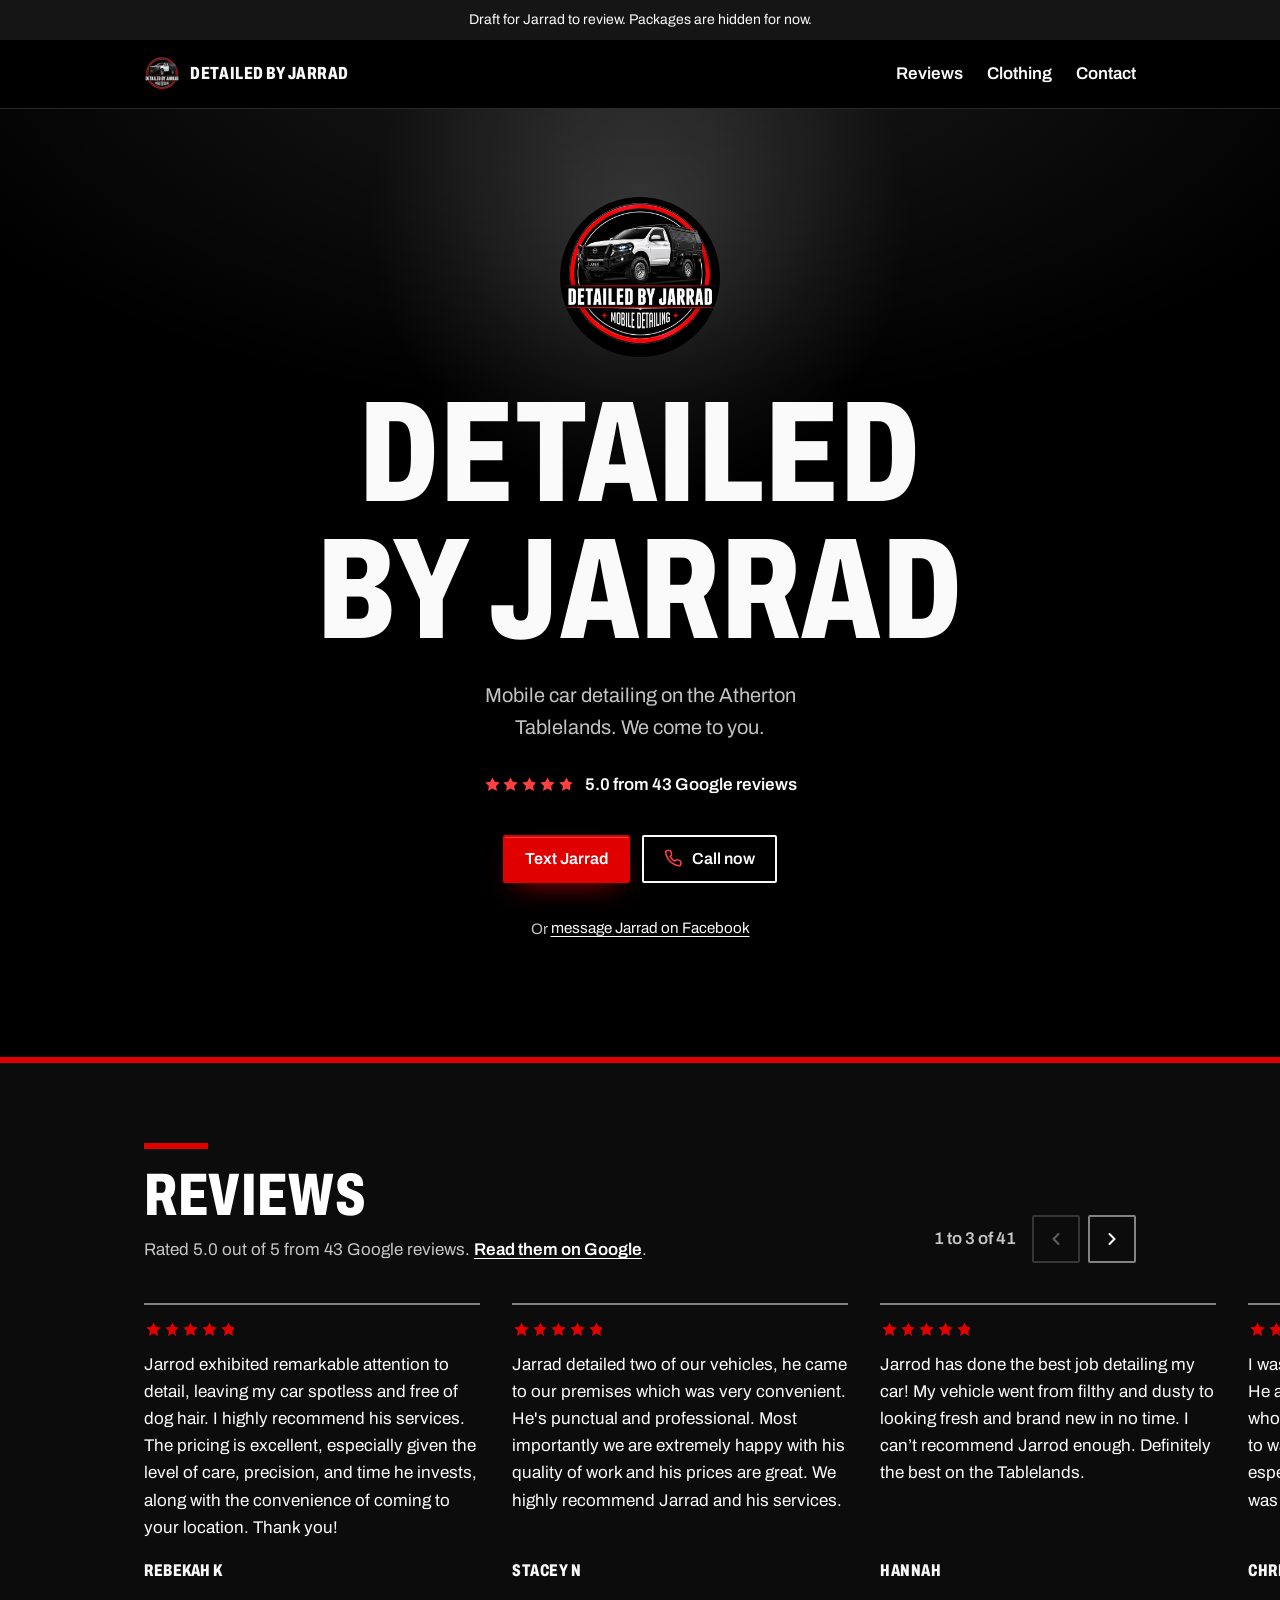
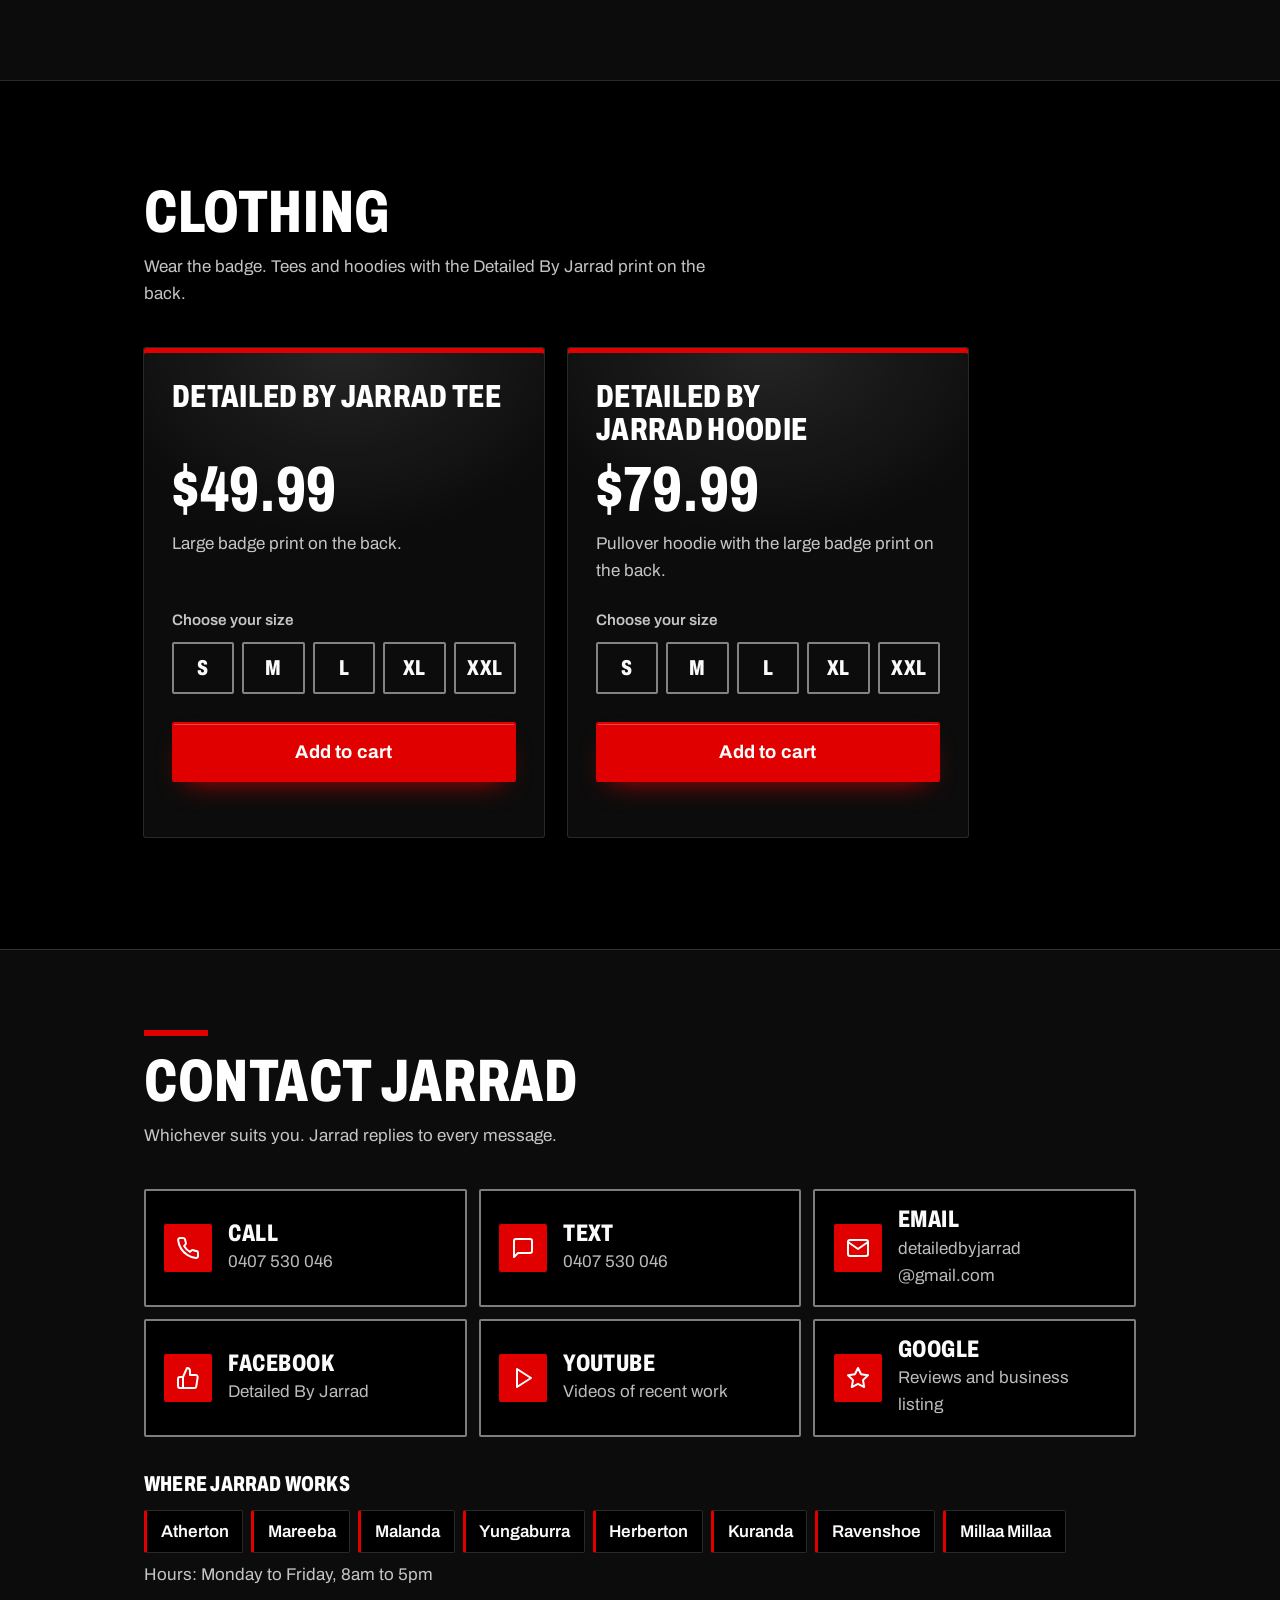
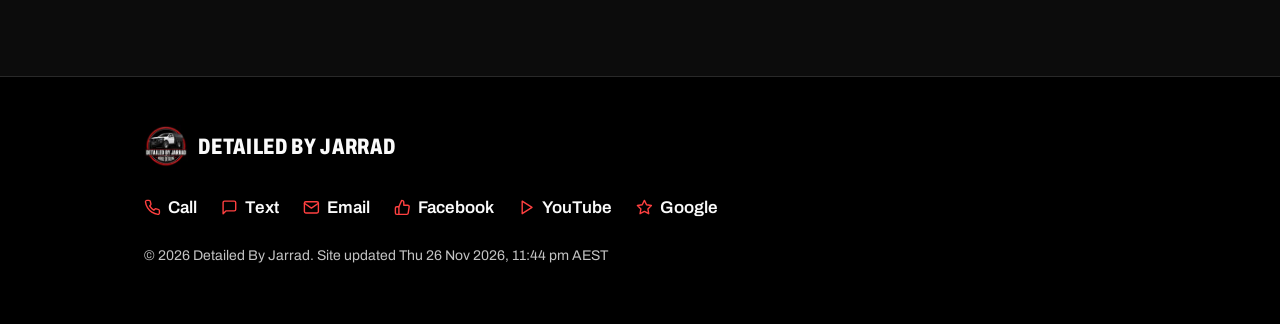
<file: index.html>
<!doctype html>
<html lang="en-AU">
<head>
<meta charset="utf-8">
<meta name="viewport" content="width=device-width, initial-scale=1">
<title>Detailed By Jarrad, mobile car detailing, Atherton Tablelands</title>
<meta name="description" content="Mobile car detailing on the Atherton Tablelands by Jarrad. We come to you.">
<meta name="theme-color" content="#000000">
<meta property="og:type" content="website">
<meta property="og:url" content="https://detailedbyjarrad.com.au/">
<meta property="og:image" content="https://detailedbyjarrad.com.au/img/og.jpg">
<meta property="og:image:width" content="1200">
<meta property="og:image:height" content="630">
<meta name="twitter:card" content="summary_large_image">
<link rel="canonical" href="https://detailedbyjarrad.com.au/">
<meta property="og:title" content="Detailed By Jarrad">
<meta property="og:description" content="Mobile car detailing on the Atherton Tablelands by Jarrad. We come to you.">
<meta name="robots" content="noindex, nofollow">
<link rel="icon" type="image/png" sizes="64x64" href="[data-uri]">
<link rel="apple-touch-icon" sizes="180x180" href="[data-uri]">
<script type="application/ld+json">{
  "@context": "https://schema.org",
  "@type": "AutomotiveBusiness",
  "name": "Detailed By Jarrad",
  "description": "Mobile car detailing on the Atherton Tablelands. We come to you.",
  "sameAs": [
    "https://www.facebook.com/p/Detailed-By-Jarrad-61566429890680/",
    "https://www.youtube.com/channel/UCBm45BoEaUpCr5qCiUiTulg",
    "https://www.google.com.au/maps/place/Detailed+By+Jarrad/@-17.0990467,145.0296002,10z/data=!3m1!4b1!4m6!3m5!1s0x86856b624474c15:0x244f8d8d50b05dca!8m2!3d-17.0993132!4d145.3592438!16s%2Fg%2F11y7k8p_wx"
  ],
  "telephone": "0407 530 046",
  "email": "detailedbyjarrad@gmail.com",
  "areaServed": [
    "Atherton",
    "Mareeba",
    "Malanda",
    "Yungaburra",
    "Herberton",
    "Kuranda",
    "Ravenshoe",
    "Millaa Millaa"
  ],
  "openingHours": "Mo-Fr 08:00-17:00"
}</script>

<style>
/* Detailed By Jarrad. One stylesheet, inlined by build.py.
   Colours come from the logo: black, red and white. Headings use the
   condensed width of Archivo, in capitals, as the brand's voice. */

@font-face {
  font-family: "Archivo";
  src: url("[data-uri]") format("woff2");
  font-style: normal;
  font-weight: 100 900;
  font-stretch: 62% 125%;
  font-display: swap;
}

:root {
  --ink: #000000;
  --ink-raise: #151515;
  --paper: #fafafa;
  --red: #e00000;
  --red-hover: #b80000;
  --grey: #5a5a5a;
  --line-light: rgb(0 0 0 / 0.14);
  --line-dark: rgb(250 250 250 / 0.16);
  --line-dark-strong: rgb(250 250 250 / 0.5);
  --muted-dark: rgb(250 250 250 / 0.78);
  --ok: #9ff0b8;
  --alert: #ff8a80;

  --fs-small: 0.875rem;
  --fs-body: 1.0625rem;
  --fs-lead: 1.25rem;
  --fs-h3: 1.5rem;
  --fs-h2: clamp(2.25rem, 1.4rem + 3.2vw, 3.75rem);
  --fs-h1: clamp(3.25rem, 1.5rem + 11vw, 9rem);

  --pad: clamp(1.25rem, 4vw, 3rem);
  --max: 68rem;
  --radius: 2px;
  --fast: 120ms ease-out;
  --ease: cubic-bezier(0.2, 0.7, 0.2, 1);
}

*, *::before, *::after {
  box-sizing: border-box;
}

html {
  overflow-anchor: none;
  -webkit-text-size-adjust: 100%;
}

html.is-locked {
  overflow: hidden;
}

body {
  margin: 0;
  background: var(--paper);
  color: #111111;
  font-family: "Archivo", "Helvetica Neue", Arial, sans-serif;
  font-size: var(--fs-body);
  font-weight: 400;
  line-height: 1.6;
  overflow-wrap: break-word;
}

[hidden] {
  display: none !important;
}

h1,
h2,
h3,
p {
  margin: 0;
}

h1,
h2,
h3 {
  font-stretch: 70%;
  font-weight: 800;
  text-transform: uppercase;
  letter-spacing: 0.01em;
  line-height: 0.95;
  text-wrap: balance;
}

h1 {
  font-size: var(--fs-h1);
}

h2 {
  font-size: var(--fs-h2);
}

h3 {
  font-size: var(--fs-h3);
  line-height: 1.05;
}

a {
  color: inherit;
}

/* Anchors stop exactly under the sticky header (its height plus its border). */
section[id],
main[id] {
  scroll-margin-top: calc(4.25rem + 1px);
}

:focus-visible {
  outline: 3px solid var(--red);
  outline-offset: 3px;
}

#quote:focus {
  outline: none;
}

.skip-link {
  position: absolute;
  left: 1rem;
  top: -3rem;
  z-index: 50;
  padding: 0.6rem 1rem;
  border-radius: var(--radius);
  background: var(--red);
  color: #ffffff;
  font-weight: 600;
  text-decoration: none;
}

.skip-link:focus {
  top: 1rem;
}

.wrap {
  max-width: var(--max);
  margin: 0 auto;
  padding: 0 var(--pad);
}

.on-dark {
  background: var(--ink);
  color: var(--paper);
  color-scheme: dark;
}

/* Buttons. Red is the action colour: a red fill with white text. */

.btn {
  position: relative;
  overflow: hidden;
  isolation: isolate;
  display: inline-flex;
  align-items: center;
  justify-content: center;
  min-height: 3rem;
  padding: 0.7rem 1.25rem;
  border: 2px solid transparent;
  border-radius: var(--radius);
  font: inherit;
  font-size: 1rem;
  font-weight: 600;
  line-height: 1.2;
  text-align: center;
  text-decoration: none;
  cursor: pointer;
  transition: background-color var(--fast), color var(--fast), border-color var(--fast);
}

.btn-primary {
  background: var(--red);
  color: #ffffff;
  box-shadow: inset 0 1px 0 rgb(255 255 255 / 0.28), 0 12px 28px -14px rgb(224 0 0 / 0.9);
}

.btn-primary:hover {
  background: var(--red-hover);
}

/* A single sheen crosses the button on hover. Transform-free: only the position moves. */
.btn::before {
  content: "";
  position: absolute;
  top: 0;
  bottom: 0;
  left: -75%;
  width: 50%;
  background: linear-gradient(100deg, transparent, rgb(255 255 255 / 0.32), transparent);
  transform: skewX(-18deg);
  transition: left 700ms cubic-bezier(0.2, 0.7, 0.2, 1);
  pointer-events: none;
  z-index: -1;
}

.btn:hover::before {
  left: 130%;
}

.btn-ghost {
  background: transparent;
  color: var(--paper);
  border-color: var(--line-dark-strong);
}

.btn-ghost:hover {
  border-color: var(--paper);
}

.btn-line {
  background: transparent;
  color: #000000;
  border-color: #000000;
}

.btn-line:hover,
.btn-line[aria-pressed="true"] {
  background: #000000;
  color: var(--paper);
}

.btn:disabled {
  opacity: 0.55;
  cursor: not-allowed;
}

.btn-sm {
  min-height: 2.5rem;
  padding: 0.45rem 0.9rem;
  font-size: 0.95rem;
}

/* Header */

.site-head {
  position: sticky;
  top: 0;
  z-index: 20;
  background: rgb(0 0 0 / 0.94);
  -webkit-backdrop-filter: blur(14px) saturate(140%);
  backdrop-filter: blur(14px) saturate(140%);
  color: var(--paper);
  border-bottom: 1px solid var(--line-dark);
}

.site-head__inner {
  display: flex;
  align-items: center;
  justify-content: space-between;
  gap: 1rem;
  min-height: 4.25rem;
  max-width: var(--max);
  margin: 0 auto;
  padding: 0 var(--pad);
}

.wordmark {
  display: inline-flex;
  align-items: center;
  gap: 0.65rem;
  font-stretch: 70%;
  font-weight: 800;
  font-size: 1.1rem;
  text-transform: uppercase;
  letter-spacing: 0.03em;
  color: inherit;
  text-decoration: none;
  white-space: nowrap;
}

.wordmark__badge {
  display: block;
  width: 2.25rem;
  height: 2.25rem;
}

.site-nav {
  display: flex;
  align-items: center;
  gap: 1.5rem;
}

.site-nav > a {
  font-weight: 600;
  text-decoration: none;
}

/* A red line marks the link under the pointer and the section in view. */
.site-nav > a:not(.head-call) {
  position: relative;
}

.site-nav > a:not(.head-call)::after {
  content: "";
  position: absolute;
  left: 0;
  right: 0;
  bottom: 0.4rem;
  height: 2px;
  background: var(--red);
  transform: scaleX(0);
  transform-origin: left center;
  transition: transform 220ms var(--ease);
}

.site-nav > a:not(.head-call):hover::after,
.site-nav > a[aria-current="true"]::after {
  transform: none;
}

@media (min-width: 40.01rem) {
  .site-nav > a:not(.head-call) {
    display: inline-flex;
    align-items: center;
    min-height: 2.75rem;
  }
}

/* Hero: the logo, the name in capitals, and a red edge that echoes the badge. */

.hero {
  position: relative;
  isolation: isolate;
  overflow: hidden;
  display: flex;
  align-items: center;
  justify-content: center;
  min-height: 34rem;
  min-height: min(92svh, 46rem);
  padding: 5.5rem var(--pad) 7rem;
  background:
    radial-gradient(90% 60% at 50% -10%, rgb(255 255 255 / 0.11), transparent 70%),
    var(--ink);
  color: var(--paper);
  text-align: center;
}

.hero::after {
  content: "";
  position: absolute;
  left: 0;
  right: 0;
  bottom: 0;
  height: 6px;
  background: var(--red);
  transform-origin: left center;
  animation: edge-in 1.1s cubic-bezier(0.2, 0.7, 0.2, 1) both;
}

/* Load sequence: the logo, then the name, tagline and actions, then the red edge.
   One sequence only, and every effect moves transform or opacity only. */

@keyframes lift-in {
  from {
    opacity: 0;
    transform: translateY(14px);
  }
  to {
    opacity: 1;
    transform: none;
  }
}

@keyframes edge-in {
  from {
    transform: scaleX(0);
  }
  to {
    transform: scaleX(1);
  }
}

@keyframes sheen {
  from {
    transform: translateX(-120%);
  }
  to {
    transform: translateX(120%);
  }
}

.hero__inner > * {
  animation: lift-in 800ms cubic-bezier(0.2, 0.7, 0.2, 1) both;
}

.hero__inner > :nth-child(2) {
  animation-delay: 140ms;
}

.hero__inner > :nth-child(3) {
  animation-delay: 260ms;
}

.hero__inner > :nth-child(4) {
  animation-delay: 380ms;
}

.hero__inner > :nth-child(5) {
  animation-delay: 480ms;
}

.hero__inner {
  display: grid;
  justify-items: center;
  gap: 1.25rem;
  max-width: 56rem;
}

.hero__mark {
  position: relative;
  width: clamp(7rem, 5.5rem + 6vw, 10rem);
  margin-bottom: 0.5rem;
  border-radius: 50%;
  overflow: hidden;
}

/* One light sweep across the badge, after it has settled. */
.hero__mark::after {
  content: "";
  position: absolute;
  inset: 0;
  background: linear-gradient(105deg, transparent 40%, rgb(255 255 255 / 0.4) 50%, transparent 60%);
  transform: translateX(-120%);
  animation: sheen 1.5s ease-in-out 1s both;
  pointer-events: none;
}

.hero__badge {
  display: block;
  width: 100%;
  height: auto;
}

.lead {
  max-width: 34rem;
  text-wrap: balance;
  font-size: var(--fs-lead);
  color: var(--muted-dark);
}

.actions {
  display: flex;
  flex-wrap: wrap;
  justify-content: center;
  gap: 0.75rem;
  margin-top: 0.5rem;
}

/* Services: a price board. Black rules, one per item. */

.services {
  position: relative;
  isolation: isolate;
  overflow: hidden;
  padding: 5.5rem 0 4.5rem;
  background: var(--paper);
}

/* Red rings echoing the badge, spreading from two corners and fading out.
   Pure CSS, no image, and it sits behind the content. */
.services::before,
.services::after {
  content: "";
  position: absolute;
  z-index: -1;
  width: 60rem;
  height: 60rem;
  pointer-events: none;
  background: repeating-radial-gradient(circle at center, transparent 0 2.6rem, rgb(224 0 0 / 0.16) 2.6rem calc(2.6rem + 2px));
  -webkit-mask-image: radial-gradient(circle at center, #000 0, transparent 68%);
  mask-image: radial-gradient(circle at center, #000 0, transparent 68%);
}

.services::before {
  top: -24rem;
  right: -26rem;
}

.services::after {
  bottom: -30rem;
  left: -30rem;
}

/* On phones the rings sit further off the corner, so they stay clear of the text. */
@media (max-width: 40rem) {
  .services::before {
    top: -39rem;
    right: -40rem;
  }

  .services::after {
    bottom: -40rem;
    left: -42rem;
  }
}

.intro {
  max-width: 36rem;
  margin-top: 0.75rem;
  color: var(--grey);
}

.menu-group {
  margin-top: 3rem;
}

.menu-group--dark {
  margin-left: calc(var(--pad) * -1);
  margin-right: calc(var(--pad) * -1);
  padding: 2.5rem var(--pad) 1rem;
  border-radius: var(--radius);
  background:
    radial-gradient(80% 60% at 50% 0%, rgb(255 255 255 / 0.09), transparent 70%),
    var(--ink);
  color: var(--paper);
  color-scheme: dark;
}

.menu__group {
  color: var(--red);
  font-size: 1.35rem;
}

.menu-group--dark .menu__group {
  color: #ff4040;
}

.menu {
  position: relative;
  margin: 0.9rem 0 0;
  padding: 0;
  list-style: none;
  border-top: 2px solid currentColor;
}

/* The rule under each group heading starts with a red block. */
.menu::before {
  content: "";
  position: absolute;
  left: 0;
  top: -4px;
  width: 5rem;
  height: 6px;
  background: var(--red);
}

.menu__item {
  position: relative;
  display: grid;
  grid-template-columns: minmax(0, 1fr) auto auto;
  align-items: center;
  gap: 1rem 2.5rem;
  padding: 2rem 0;
  border-bottom: 1px solid var(--line-light);
}

.menu-group--dark .menu__item {
  border-bottom-color: var(--line-dark);
}

.menu-group--dark .menu__item:last-child {
  border-bottom: 0;
}

.menu__text {
  display: grid;
  gap: 0.5rem;
}

.menu__text h4 {
  margin: 0;
  font-stretch: 70%;
  font-weight: 800;
  font-size: 2rem;
  line-height: 1;
  text-transform: uppercase;
  letter-spacing: 0.01em;
}

.menu__text p {
  max-width: 38rem;
  color: var(--grey);
}

.menu-group--dark .menu__text p {
  color: var(--muted-dark);
}

/* What you get: short lines with a red tick. */
.menu__includes {
  display: grid;
  gap: 0.3rem;
  margin: 0.35rem 0 0;
  padding: 0;
  list-style: none;
}

.menu__includes li {
  position: relative;
  padding-left: 1.6rem;
}

.menu__includes li::before {
  content: "";
  position: absolute;
  left: 0.15rem;
  top: 0.42em;
  width: 0.8rem;
  height: 0.42rem;
  border-left: 3px solid var(--red);
  border-bottom: 3px solid var(--red);
  transform: rotate(-45deg);
}

.menu-group--dark .menu__includes li::before {
  border-color: #ff4040;
}

/* The headline price: the loudest thing in the row. */
.menu__price {
  display: grid;
  justify-items: end;
  min-width: 8.5rem;
  text-align: right;
}

.menu__from {
  font-size: var(--fs-small);
  font-weight: 700;
  color: var(--red);
}

.menu__figure {
  font-stretch: 70%;
  font-weight: 800;
  font-size: 4rem;
  line-height: 0.9;
  letter-spacing: 0.01em;
}

.menu__figure--ask {
  font-size: 1.5rem;
  line-height: 1.1;
  text-transform: uppercase;
}

.menu__add {
  min-width: 11rem;
}

.menu-group--dark .btn-line {
  color: var(--paper);
  border-color: var(--paper);
}

.menu-group--dark .btn-line:hover,
.menu-group--dark .btn-line[aria-pressed="true"] {
  background: var(--paper);
  color: #000000;
}

.menu-group--dark :focus-visible {
  outline-color: #ffffff;
}

/* A red rule grows down the left edge of the item being looked at. */
.menu__item::before {
  content: "";
  position: absolute;
  left: -1rem;
  top: 0;
  bottom: 0;
  width: 3px;
  background: var(--red);
  transform: scaleY(0);
  transform-origin: top;
  transition: transform 240ms ease-out;
}

.menu__item:hover::before,
.menu__item:focus-within::before {
  transform: scaleY(1);
}

.areas,
.note {
  margin-top: 1.75rem;
  color: var(--grey);
}

.services a,
.reviews .intro a {
  color: #000000;
  font-weight: 600;
  text-decoration: underline;
  text-decoration-thickness: 1px;
  text-underline-offset: 0.2em;
}

/* Reviews: one row to swipe or step through. Every review is in it. */

.reviews {
  container-type: inline-size;
  padding: 5rem 0 5.5rem;
  background: #ffffff;
  border-top: 1px solid var(--line-light);
}

.reviews__head {
  display: flex;
  flex-wrap: wrap;
  align-items: flex-end;
  justify-content: space-between;
  gap: 1.25rem 2rem;
}

.reviews__controls {
  display: none;
  align-items: center;
  gap: 0.5rem;
}

.js .reviews__controls {
  display: flex;
}

.reviews__count {
  margin-right: 0.5rem;
  color: var(--grey);
  font-weight: 600;
  font-variant-numeric: tabular-nums;
}

.reviews__btn {
  width: 3rem;
  min-height: 3rem;
  padding: 0;
}

.reviews__btn:disabled {
  opacity: 0.3;
  cursor: default;
}

.reviews__track {
  --edge: max(var(--pad), calc((100vw - var(--max)) / 2 + var(--pad)));
  --edge: max(var(--pad), calc((100cqw - var(--max)) / 2 + var(--pad)));
  display: grid;
  grid-auto-flow: column;
  grid-auto-columns: clamp(16.5rem, 29cqw, 21rem);
  gap: 2rem;
  margin: 2.5rem 0 0;
  padding: 0 var(--edge) 0.5rem;
  list-style: none;
  overflow-x: auto;
  overscroll-behavior-x: contain;
  scroll-snap-type: x proximity;
  scroll-padding-inline: var(--edge);
  scrollbar-width: none;
}

.reviews__track::-webkit-scrollbar {
  display: none;
}

.reviews__track:focus-visible {
  outline-offset: -3px;
}

.review {
  display: grid;
  grid-template-rows: auto 1fr auto;
  align-content: start;
  margin: 0;
  padding-top: 1rem;
  border-top: 2px solid #000000;
  scroll-snap-align: start;
}

.review blockquote {
  margin: 0.8rem 0 1rem;
}

.review__name {
  font-stretch: 70%;
  font-weight: 800;
  text-transform: uppercase;
  letter-spacing: 0.03em;
}

@media (max-width: 40rem) {
  .reviews__track {
    grid-auto-columns: min(80cqw, 20rem);
    gap: 1.25rem;
  }
}

/* Merch: a small product grid. Appears only when merch.json has products. */

.merch {
  padding: 5rem 0 5.5rem;
  background: #ffffff;
  border-top: 1px solid var(--line-light);
}

.products {
  display: grid;
  grid-template-columns: repeat(auto-fill, minmax(17rem, 25rem));
  gap: 1.5rem;
  margin: 2.5rem 0 0;
  padding: 0;
  list-style: none;
}

/* Each product is a black card: name, big price, size chips, one large button. */
.product {
  display: grid;
  grid-template-rows: auto 1fr;
  overflow: hidden;
  border-radius: var(--radius);
  background:
    radial-gradient(90% 55% at 50% 0%, rgb(255 255 255 / 0.11), transparent 70%),
    var(--ink);
  color: var(--paper);
  box-shadow: inset 0 5px 0 var(--red), 0 24px 40px -28px rgb(0 0 0 / 0.7);
}

.product__img {
  display: block;
  width: 100%;
  height: auto;
  aspect-ratio: 1 / 1;
  object-fit: cover;
  background: #ececec;
}

.product__body {
  display: grid;
  gap: 0.5rem;
  align-content: start;
  padding: 2rem 1.75rem 1.5rem;
}

.product__body h3 {
  font-size: 2rem;
}

/* Cards in a row share one set of rows, so names, prices, sizes and buttons line up. */
@supports (grid-template-rows: subgrid) {
  .product:not(:has(.product__picture, picture, img)) {
    grid-row: span 6;
    grid-template-rows: subgrid;
    row-gap: 0;
  }

  .product:not(:has(.product__picture, picture, img)) .product__body {
    grid-row: span 6;
    grid-template-rows: subgrid;
    align-content: normal;
  }

  .products {
    row-gap: 0;
  }

  .product {
    margin-bottom: 1.5rem;
  }
}

.product__body p {
  color: var(--muted-dark);
}

.product__body .product__price {
  margin: 0.4rem 0 0.2rem;
  color: #ffffff;
  font-stretch: 70%;
  font-weight: 800;
  font-size: 4rem;
  line-height: 0.9;
  letter-spacing: 0.01em;
}

.product__fact {
  font-size: var(--fs-small);
}

/* Size chips: tap one. The chosen size turns red. */
.sizes {
  min-width: 0;
  margin: 1rem 0 0;
  padding: 0;
  border: 0;
}

.sizes legend {
  padding: 0;
  margin-bottom: 0.6rem;
  font-size: 0.95rem;
  font-weight: 600;
  color: var(--muted-dark);
}

.sizes__row {
  display: flex;
  gap: 0.5rem;
}

.size-chip {
  position: relative;
  flex: 1 1 0;
  max-width: 4.5rem;
  cursor: pointer;
}

.size-chip input {
  position: absolute;
  inset: 0;
  width: 100%;
  height: 100%;
  margin: 0;
  opacity: 0;
  cursor: pointer;
}

.size-chip span {
  display: grid;
  place-items: center;
  min-width: 2.75rem;
  min-height: 3.25rem;
  padding: 0 0.3rem;
  border: 2px solid var(--line-dark-strong);
  border-radius: var(--radius);
  font-stretch: 70%;
  font-weight: 800;
  font-size: 1.35rem;
  letter-spacing: 0.02em;
  transition: background-color var(--fast), border-color var(--fast), color var(--fast), transform var(--fast);
}

.size-chip:hover span {
  border-color: #ffffff;
}

.size-chip input:checked + span {
  border-color: var(--red);
  background: var(--red);
  color: #ffffff;
  transform: translateY(-2px);
  box-shadow: 0 10px 20px -10px rgb(224 0 0 / 0.9);
}

.size-chip input:focus-visible + span {
  outline: 3px solid #ffffff;
  outline-offset: 3px;
}

.sizes.is-missing .size-chip span {
  border-color: #ff6b61;
}

.product__add {
  width: 100%;
  min-height: 3.75rem;
  margin-top: 1.25rem;
  font-size: 1.15rem;
  font-weight: 700;
  letter-spacing: 0.01em;
}

.product__add.is-added {
  background: #ffffff;
  color: #000000;
  box-shadow: none;
}

.product__add.is-off {
  opacity: 0.55;
  cursor: default;
}

.product__body .product__msg {
  min-height: 1.4rem;
  font-size: var(--fs-small);
  color: #ff8a80;
}

.product__body .product__msg[data-tone="ok"] {
  color: var(--ok);
}

.visually-hidden {
  position: absolute;
  width: 1px;
  height: 1px;
  overflow: hidden;
  clip-path: inset(50%);
  white-space: nowrap;
}

/* Cart: a floating button once something is in it, and a drawer. */

.cart-fab {
  position: fixed;
  right: 1rem;
  bottom: 1rem;
  z-index: 40;
  min-height: 3rem;
  padding: 0.6rem 1.2rem;
  border: 2px solid #ffffff;
  border-radius: var(--radius);
  background: var(--red);
  color: #ffffff;
  font: inherit;
  font-weight: 700;
  cursor: pointer;
  box-shadow: 0 10px 30px -10px rgb(0 0 0 / 0.6);
}

@keyframes cart-bump {
  0% {
    transform: scale(1);
  }
  40% {
    transform: scale(1.14);
  }
  100% {
    transform: scale(1);
  }
}

.cart-fab.is-bumped {
  animation: cart-bump 380ms ease-out;
}

.cart-items {
  display: grid;
  margin: 0;
  padding: 0;
  list-style: none;
}

.cart-items li {
  display: grid;
  grid-template-columns: minmax(0, 1fr) auto;
  gap: 0.4rem 1rem;
  align-items: center;
  padding: 0.9rem 0;
  border-bottom: 1px solid var(--line-dark);
}

.cart-line__name {
  font-weight: 600;
}

.cart-line__price {
  font-weight: 700;
  text-align: right;
}

.cart-line__controls {
  display: flex;
  align-items: center;
  gap: 0.4rem;
  grid-column: 1 / -1;
}

.cart-line__controls span {
  min-width: 1.6rem;
  text-align: center;
  font-weight: 700;
}

.cart-qty {
  width: 2.5rem;
  min-height: 2.5rem;
  border: 1px solid var(--line-dark-strong);
  border-radius: var(--radius);
  background: transparent;
  color: var(--paper);
  font: inherit;
  font-size: 1.1rem;
  font-weight: 700;
  cursor: pointer;
}

.cart-qty:hover {
  border-color: var(--paper);
}

.cart-line__controls .chip-remove {
  margin-left: auto;
}

.cart-delivery {
  display: grid;
  gap: 0.6rem;
  margin: 0.25rem 0 0;
  padding: 0;
  border: 0;
}

.cart-delivery legend {
  padding: 0;
  margin-bottom: 0.5rem;
  font-weight: 700;
}

.cart-delivery label {
  display: flex;
  gap: 0.6rem;
  align-items: flex-start;
  cursor: pointer;
}

.cart-delivery input {
  width: 1.15rem;
  height: 1.15rem;
  margin-top: 0.2rem;
  accent-color: var(--red);
}

.cart-totals {
  display: grid;
  gap: 0.35rem;
  margin: 1.25rem 0 0;
}

.cart-totals div {
  display: flex;
  justify-content: space-between;
  gap: 1rem;
}

.cart-totals dd {
  margin: 0;
  font-weight: 600;
}

.cart-totals .cart-total {
  margin-top: 0.4rem;
  padding-top: 0.7rem;
  border-top: 2px solid var(--paper);
  font-stretch: 70%;
  font-weight: 800;
  font-size: 1.9rem;
  text-transform: uppercase;
}

.cart-totals .cart-total dd {
  font-weight: 800;
}

#cart-checkout .help {
  margin-top: 1rem;
}

.cart-actions {
  display: flex;
  flex-wrap: wrap;
  gap: 0.6rem;
  margin-top: 1rem;
}

.merch .note {
  margin-top: 2rem;
}

/* Contact: every way to reach the owner, as large tap targets. */

.contact {
  padding: 5rem 0 5.5rem;
  background: var(--paper);
}

.ways {
  display: grid;
  grid-template-columns: repeat(auto-fill, minmax(15rem, 1fr));
  gap: 0.75rem;
  margin: 2.5rem 0 0;
  padding: 0;
  list-style: none;
}

.way {
  display: flex;
  align-items: center;
  gap: 1rem;
  min-height: 5.25rem;
  height: 100%;
  padding: 1rem 1.15rem;
  border: 2px solid #000000;
  border-radius: var(--radius);
  background: #ffffff;
  color: #000000;
  text-decoration: none;
  transition: background-color var(--fast), color var(--fast);
}

.way:hover {
  background: #000000;
  color: var(--paper);
}

/* Symbol tile: red with a white line icon. */
.way__badge {
  display: grid;
  place-items: center;
  flex: none;
  width: 3rem;
  height: 3rem;
  border-radius: var(--radius);
  background: var(--red);
  color: #ffffff;
}

.way__icon {
  display: block;
  width: 1.5rem;
  height: 1.5rem;
}

.way__words {
  display: grid;
  gap: 0.2rem;
  min-width: 0;
}

.foot-links a {
  display: inline-flex;
  align-items: center;
  gap: 0.45rem;
}

.foot-links .way__icon {
  width: 1.05rem;
  height: 1.05rem;
  color: #ff4040;
}

.way__label {
  font-stretch: 70%;
  font-weight: 800;
  font-size: 1.5rem;
  line-height: 1;
  text-transform: uppercase;
  letter-spacing: 0.02em;
}

.way__detail {
  color: inherit;
  opacity: 0.75;
  overflow-wrap: anywhere;
}

.contact .areas {
  max-width: 44rem;
}

.contact .small {
  margin-top: 0.5rem;
  font-size: var(--fs-body);
  color: var(--grey);
}

.head-call {
  display: none;
}

/* Quote: summary and estimate on the left, the form on the right. */

.quote {
  padding: 5.5rem 0 6rem;
  background: var(--ink);
  color: var(--paper);
}

.quote .intro {
  color: var(--muted-dark);
}

.quote__layout {
  display: grid;
  grid-template-columns: minmax(0, 1fr) minmax(0, 1.5fr);
  gap: 3.5rem;
  align-items: start;
}

.quote__summary {
  display: grid;
  gap: 0;
}

/* On roomy screens the summary stays in view while the form is filled in. */
@media (min-width: 52.01rem) and (min-height: 50rem) {
  .quote__summary {
    position: sticky;
    top: 5.75rem;
  }
}

.chosen {
  display: flex;
  flex-wrap: wrap;
  align-items: center;
  gap: 0.6rem;
  min-height: 2.5rem;
  margin-top: 2rem;
}

.chosen-empty {
  color: var(--muted-dark);
}

.chip {
  display: inline-flex;
  align-items: center;
  gap: 0.5rem;
  padding: 0.3rem 0.3rem 0.3rem 0.85rem;
  border: 1px solid var(--line-dark-strong);
  border-radius: var(--radius);
  background: var(--ink-raise);
}

.chip-remove {
  min-height: 2.25rem;
  padding: 0.2rem 0.7rem;
  border: 0;
  border-radius: var(--radius);
  background: transparent;
  color: var(--paper);
  font: inherit;
  font-size: 0.9rem;
  font-weight: 600;
  cursor: pointer;
}

.chip-remove:hover {
  background: rgb(250 250 250 / 0.12);
}

/* Estimate: the figure is the largest type on the page after the name. */

.estimate {
  margin-top: 2.25rem;
  padding: 1.5rem;
  background: linear-gradient(180deg, #1c1c1c 0%, #0c0c0c 100%);
  box-shadow: inset 0 1px 0 rgb(255 255 255 / 0.07);
  border-top: 4px solid var(--red);
}

.estimate h3 {
  font-size: 1.1rem;
  font-stretch: 100%;
  font-weight: 600;
  text-transform: none;
  letter-spacing: 0;
  color: var(--muted-dark);
}

.estimate__figure {
  margin-top: 0.6rem;
  font-stretch: 70%;
  font-weight: 800;
  font-size: clamp(3rem, 2rem + 4vw, 4.5rem);
  line-height: 1;
  letter-spacing: 0.01em;
  text-transform: uppercase;
}

.estimate__figure.is-pending {
  font-size: 1.75rem;
  font-stretch: 100%;
  font-weight: 700;
  text-transform: none;
  line-height: 1.25;
}

.estimate__note {
  margin-top: 0.8rem;
  font-size: var(--fs-small);
  color: var(--muted-dark);
}

/* Google rating: a small white card under the estimate. */

.rating {
  display: flex;
  align-items: center;
  gap: 1rem;
  margin-top: 1rem;
  padding: 1rem 1.25rem;
  border-radius: var(--radius);
  background: #ffffff;
  color: #000000;
  text-decoration: none;
  box-shadow: inset 0 -4px 0 var(--red);
}

a.rating:hover .rating__count {
  text-decoration: underline;
}

.rating__score {
  font-stretch: 70%;
  font-weight: 800;
  font-size: 3.25rem;
  line-height: 0.9;
}

.rating__text {
  display: grid;
  gap: 0.2rem;
}

.rating__stars {
  color: var(--red);
  font-size: 1.15rem;
  letter-spacing: 0.15em;
  line-height: 1;
}

.rating__count {
  font-weight: 600;
}

/* Form */

.quote-form {
  display: grid;
  gap: 2.5rem;
  margin: 0;
}

.group {
  display: grid;
  gap: 1.25rem;
  min-width: 0;
  margin: 0;
  padding: 0;
  border: 0;
}

.group legend {
  padding: 0;
  margin-bottom: 0.25rem;
  font-stretch: 70%;
  font-weight: 800;
  font-size: 1.5rem;
  text-transform: uppercase;
  letter-spacing: 0.01em;
}

.group__grid {
  display: grid;
  grid-template-columns: repeat(2, minmax(0, 1fr));
  gap: 1.25rem 1.5rem;
}

.field {
  display: grid;
  gap: 0.45rem;
  min-width: 0;
}

.field--wide {
  grid-column: 1 / -1;
}

.field label {
  font-size: 0.95rem;
  font-weight: 600;
}

.field input,
.field select,
.field textarea {
  width: 100%;
  min-height: 3rem;
  padding: 0.7rem 0.9rem;
  border: 1px solid var(--line-dark-strong);
  border-radius: var(--radius);
  background-color: var(--ink-raise);
  color: var(--paper);
  font: inherit;
  font-size: 1rem;
}

.field select {
  appearance: none;
  padding-right: 2.6rem;
  background-image: url("data:image/svg+xml,%3Csvg xmlns='http://www.w3.org/2000/svg' viewBox='0 0 12 8'%3E%3Cpath d='M1 1l5 5 5-5' fill='none' stroke='%23fafafa' stroke-width='2'/%3E%3C/svg%3E");
  background-repeat: no-repeat;
  background-position: right 0.9rem center;
  background-size: 0.75rem auto;
  cursor: pointer;
}

.field select option {
  background: #000000;
  color: var(--paper);
}

.field textarea {
  min-height: 6.5rem;
  resize: vertical;
}

.field input:focus,
.field select:focus,
.field textarea:focus {
  outline: none;
  border-color: var(--red);
  box-shadow: 0 0 0 3px rgb(224 0 0 / 0.35);
}

/* Photo dropbox */

.help {
  color: var(--muted-dark);
  font-size: var(--fs-small);
}

.dropzone {
  display: grid;
  justify-items: center;
  gap: 0.9rem;
  padding: 2rem 1.25rem;
  text-align: center;
  border: 1px dashed var(--line-dark-strong);
  border-radius: var(--radius);
  background: var(--ink-raise);
}

.dropzone.is-over {
  border-style: solid;
  border-color: var(--red);
  background: #1d1d1d;
}

.dropzone p {
  color: var(--muted-dark);
}

.photos {
  display: grid;
  grid-template-columns: repeat(3, minmax(0, 1fr));
  gap: 0.6rem;
  margin: 0;
  padding: 0;
  list-style: none;
}

.photos li {
  position: relative;
}

.photos img {
  display: block;
  width: 100%;
  aspect-ratio: 4 / 3;
  object-fit: cover;
  border-radius: var(--radius);
  background: var(--ink-raise);
}

.photo-remove {
  position: absolute;
  top: 0.4rem;
  right: 0.4rem;
  min-height: 2.25rem;
  padding: 0.2rem 0.65rem;
  border: 0;
  border-radius: var(--radius);
  background: #000000;
  color: var(--paper);
  font: inherit;
  font-size: 0.85rem;
  font-weight: 600;
  cursor: pointer;
}

.photo-remove:hover {
  background: var(--red);
}

.form-end {
  display: grid;
  gap: 1rem;
  margin-top: -1rem;
}

.form-actions {
  display: flex;
  flex-wrap: wrap;
  align-items: center;
  gap: 1rem;
}

.status {
  min-height: 1.5rem;
  color: var(--paper);
}

.status[data-tone="ok"] {
  color: var(--ok);
}

.status[data-tone="error"] {
  color: var(--alert);
}

.status[data-tone="info"] {
  color: var(--muted-dark);
}

/* Footer */

.site-foot {
  padding: 3rem 0 3.5rem;
  background: var(--ink);
  color: var(--paper);
  border-top: 1px solid var(--line-dark);
}

.site-foot__inner {
  display: grid;
  gap: 1rem;
}

.wordmark--foot {
  font-size: 1.4rem;
}

.wordmark--foot .wordmark__badge {
  width: 2.75rem;
  height: 2.75rem;
}

.foot-links {
  display: flex;
  flex-wrap: wrap;
  gap: 0.5rem 1.5rem;
  margin: 0;
  padding: 0;
  list-style: none;
}

.foot-links a {
  font-weight: 600;
  text-decoration: none;
}

.foot-links a:hover {
  text-decoration: underline;
  text-decoration-color: var(--red);
  text-decoration-thickness: 2px;
  text-underline-offset: 0.3em;
}

.site-foot__inner > .small:first-of-type {
  margin-top: 0.5rem;
}

.site-foot .small {
  font-size: var(--fs-small);
  color: var(--muted-dark);
}

/* Quote list drawer */

.drawer {
  width: min(36rem, calc(100vw - 2rem));
  max-height: min(82vh, 42rem);
  margin: auto;
  padding: 0;
  border: 0;
  border-radius: var(--radius);
  background: var(--ink);
  color: var(--paper);
  color-scheme: dark;
  overflow: auto;
}

.drawer::backdrop {
  background: rgb(0 0 0 / 0.75);
}

.drawer__inner {
  display: grid;
  gap: 1.25rem;
  padding: 1.5rem;
}

.drawer__head {
  display: flex;
  align-items: center;
  justify-content: space-between;
  gap: 1rem;
}

.drawer__head h2 {
  font-size: var(--fs-h3);
}

.ql-items {
  display: grid;
  margin: 0;
  padding: 0;
  list-style: none;
}

.ql-items li {
  display: flex;
  align-items: center;
  justify-content: space-between;
  gap: 1rem;
  padding: 0.85rem 0;
  border-bottom: 1px solid var(--line-dark);
}

.drawer .note {
  margin-top: 0;
  color: var(--muted-dark);
}

.drawer__actions {
  display: flex;
  justify-content: flex-end;
}

/* Narrow phones with a Call button: the header shows the badge only; the hero carries the name. */
@media (max-width: 25rem) {
  .site-head:has(.head-call) .wordmark__name {
    display: none;
  }

  .site-head:has(.head-call) .wordmark__badge {
    width: 2.5rem;
    height: 2.5rem;
  }
}

/* Quick actions only show on phones; the phone block below sets them to grid. */

.sticky-bar {
  display: none;
}

/* Tablet and below: the quote stacks, the summary is no longer sticky. */

@media (max-width: 52rem) {
  .quote__layout {
    grid-template-columns: minmax(0, 1fr);
    gap: 2.5rem;
  }
}

/* Phone: stacked menu, single-column fields, sticky quick actions. */

@media (max-width: 40rem) {
  .site-nav > a {
    display: none;
  }

  .site-nav {
    gap: 0.5rem;
  }

  .site-nav .btn,
  .site-nav > a.head-call {
    white-space: nowrap;
  }

  .site-nav > a.head-call {
    display: inline-flex;
    align-items: center;
    min-height: 2.5rem;
    padding: 0 0.9rem;
    border-radius: var(--radius);
    background: var(--red);
    color: #ffffff;
  }

  .wordmark {
    font-size: 0.95rem;
    min-width: 0;
  }

  .wordmark__badge {
    width: 2rem;
    height: 2rem;
  }

  .menu__item {
    grid-template-columns: minmax(0, 1fr) auto;
    gap: 1.25rem 1rem;
  }

  .menu__text {
    grid-column: 1 / -1;
  }

  .menu__price {
    justify-items: start;
    min-width: 0;
    text-align: left;
  }

  .menu__figure {
    font-size: 3.25rem;
  }

  .menu__figure--ask {
    font-size: 1.3rem;
  }

  .menu__add {
    min-width: 0;
  }

  .menu__sizes div {
    min-width: 0;
    flex: 1 1 0;
  }

  .group__grid {
    grid-template-columns: minmax(0, 1fr);
  }

  .photos {
    grid-template-columns: repeat(2, minmax(0, 1fr));
  }
}

@media (max-width: 47.99rem) {
  body {
    padding-bottom: 5rem;
  }

  .cart-fab {
    bottom: 5.25rem;
  }

  .sticky-bar {
    position: fixed;
    left: 0;
    right: 0;
    bottom: 0;
    z-index: 30;
    display: grid;
    grid-template-columns: repeat(2, minmax(0, 1fr));
    gap: 0.5rem;
    padding: 0.6rem 0.75rem calc(0.6rem + env(safe-area-inset-bottom));
    background: var(--ink);
    border-top: 1px solid var(--line-dark);
  }

  .sticky-bar .btn {
    min-height: 2.75rem;
    padding: 0.5rem 0.75rem;
  }
}

/* Draft preview only. */

.draft-bar {
  padding: 0.55rem var(--pad);
  background: var(--ink-raise);
  color: var(--paper);
  font-size: var(--fs-small);
  text-align: center;
}

/* ---------------------------------------------------------------------------
   Interaction layer. One rhythm for everything: quick, eased, transform-only.
   --------------------------------------------------------------------------- */

a,
button,
select,
summary,
label {
  touch-action: manipulation;
}

@media (prefers-reduced-motion: no-preference) {
  html {
    scroll-behavior: smooth;
  }
}

.btn {
  transition: background-color var(--fast), color var(--fast), border-color var(--fast), transform 120ms var(--ease);
}

.btn:active {
  transform: scale(0.97);
}

.btn:disabled:active,
.btn.is-off:active {
  transform: none;
}

/* Five stars, drawn as one shape. */
.stars {
  display: inline-block;
  flex: none;
  width: 5.5em;
  height: 1em;
  background: var(--red);
  -webkit-mask: url("data:image/svg+xml,%3Csvg xmlns='http://www.w3.org/2000/svg' viewBox='0 0 24 24'%3E%3Cpath d='M12 2l3.09 6.26L22 9.27l-5 4.87 1.18 6.88L12 17.77l-6.18 3.25L7 14.14 2 9.27l6.91-1.01z'/%3E%3C/svg%3E") left center / 1.1em 1em repeat-x;
  mask: url("data:image/svg+xml,%3Csvg xmlns='http://www.w3.org/2000/svg' viewBox='0 0 24 24'%3E%3Cpath d='M12 2l3.09 6.26L22 9.27l-5 4.87 1.18 6.88L12 17.77l-6.18 3.25L7 14.14 2 9.27l6.91-1.01z'/%3E%3C/svg%3E") left center / 1.1em 1em repeat-x;
}

/* Header: reading progress, and the running total once a price is known. */
.scroll-line {
  position: absolute;
  left: 0;
  right: 0;
  bottom: -2px;
  height: 3px;
  background: var(--red);
  transform: scaleX(0);
  transform-origin: left center;
  pointer-events: none;
}

.quote-total {
  margin-left: 0.5rem;
  padding: 0.1rem 0.4rem;
  border-radius: var(--radius);
  background: var(--red);
  color: #ffffff;
  font-weight: 700;
  font-variant-numeric: tabular-nums;
}

/* Hero: a soft light on the black, like a lamp over polished paint. It drifts
   on its own and follows a mouse. */
.hero__light {
  position: absolute;
  z-index: -1;
  left: 0;
  top: 0;
  width: 48rem;
  height: 48rem;
  margin: -24rem 0 0 -24rem;
  border-radius: 50%;
  background: radial-gradient(closest-side, rgb(255 255 255 / 0.17), rgb(255 255 255 / 0.06) 45%, transparent 72%);
  transform: translate3d(50vw, 7rem, 0);
  pointer-events: none;
  animation: light-drift 16s ease-in-out infinite alternate;
}

@keyframes light-drift {
  from {
    transform: translate3d(20vw, 4rem, 0);
  }
  to {
    transform: translate3d(80vw, 22rem, 0);
  }
}

.hero__light.is-tracking {
  animation: none;
  transition: transform 260ms var(--ease);
}

.hero.is-off .hero__light {
  animation-play-state: paused;
}

.hero__rating {
  display: inline-flex;
  align-items: center;
  gap: 0.65rem;
  min-height: 2.75rem;
  color: var(--paper);
  font-weight: 600;
  text-decoration: none;
}

.hero__rating .stars {
  background: #ff4040;
  font-size: 1.05rem;
}

.hero__rating:hover span:last-child {
  text-decoration: underline;
  text-underline-offset: 0.25em;
}

/* Section headings: a red bar draws in as the section arrives. */
main h2::before {
  content: "";
  display: block;
  width: 4rem;
  height: 6px;
  margin-bottom: 1.1rem;
  background: var(--red);
  transform-origin: left center;
}

.js main h2::before {
  transform: scaleX(0);
  transition: transform 650ms var(--ease) 60ms;
}

.js main h2.is-in::before {
  transform: none;
}

/* Vehicle size switch. */
.size-switch {
  display: flex;
  flex-wrap: wrap;
  align-items: center;
  gap: 0.75rem 1rem;
  margin-top: 2rem;
}

.size-switch__label {
  font-weight: 700;
}

.seg-group {
  display: inline-flex;
  border: 2px solid #000000;
  border-radius: var(--radius);
  background: #ffffff;
}

.seg {
  position: relative;
  cursor: pointer;
}

.seg + .seg {
  border-left: 2px solid #000000;
}

.seg input {
  position: absolute;
  inset: 0;
  width: 100%;
  height: 100%;
  margin: 0;
  opacity: 0;
  cursor: pointer;
}

.seg span {
  display: grid;
  place-items: center;
  min-height: 2.9rem;
  padding: 0 1.15rem;
  font-weight: 700;
  text-align: center;
  transition: background-color var(--fast), color var(--fast);
}

.seg:hover span {
  background: #f0f0f0;
}

.seg input:checked + span {
  background: var(--red);
  color: #ffffff;
}

.seg input:focus-visible + span {
  outline: 3px solid #000000;
  outline-offset: 3px;
}

.menu__figure {
  font-variant-numeric: tabular-nums;
}

@media (max-width: 40rem) {
  .size-switch {
    display: grid;
  }

  .seg-group {
    display: grid;
    grid-template-columns: repeat(3, minmax(0, 1fr));
  }

  .seg span {
    min-height: 3.25rem;
    padding: 0.3rem 0.4rem;
    font-size: 0.95rem;
    line-height: 1.2;
  }
}

/* Estimate steps: each one turns red and ticks itself off. */
.steps {
  display: grid;
  gap: 0.65rem;
  margin: 1.5rem 0 0;
  padding: 0;
  list-style: none;
  counter-reset: step;
}

.steps li {
  display: flex;
  align-items: center;
  gap: 0.75rem;
  color: var(--muted-dark);
  counter-increment: step;
  transition: color var(--fast);
}

.steps a {
  color: inherit;
  text-underline-offset: 0.2em;
}

.steps__dot {
  display: grid;
  place-items: center;
  flex: none;
  width: 1.85rem;
  height: 1.85rem;
  border: 2px solid var(--line-dark-strong);
  border-radius: 50%;
  font-size: 0.85rem;
  font-weight: 700;
  transition: background-color 200ms var(--ease), border-color 200ms var(--ease);
}

.steps__dot::before {
  content: counter(step);
}

.steps li[data-done="true"] {
  color: #ffffff;
}

.steps li[data-done="true"] .steps__dot {
  border-color: var(--red);
  background: var(--red);
}

.steps li[data-done="true"] .steps__dot::before {
  content: "";
  width: 0.7rem;
  height: 0.38rem;
  margin-top: -0.15rem;
  border-left: 2.5px solid #ffffff;
  border-bottom: 2.5px solid #ffffff;
  transform: rotate(-45deg);
}

/* Towns covered. */
.towns-block {
  margin-top: 2.25rem;
}

.towns-title {
  font-size: 1.35rem;
}

.towns {
  display: flex;
  flex-wrap: wrap;
  gap: 0.5rem;
  margin: 0.9rem 0 0;
  padding: 0;
  list-style: none;
}

.towns li {
  padding: 0.45rem 0.85rem;
  border: 1px solid var(--line-light);
  border-left: 3px solid var(--red);
  border-radius: var(--radius);
  background: #ffffff;
  font-weight: 600;
}

/* Tap targets: footer links and the logo link are at least 44px tall. */
.foot-links a {
  min-height: 2.75rem;
}

.site-head .wordmark {
  min-width: 2.75rem;
  min-height: 2.75rem;
}

@media (prefers-reduced-motion: reduce) {
  *,
  *::before,
  *::after {
    animation: none !important;
    transition: none !important;
  }
}

/* Hero: call button with a phone symbol, and a quiet Facebook link under the buttons. */
.btn-call {
  gap: 0.55rem;
  border-color: var(--paper);
}

.btn-call__icon {
  flex: none;
  width: 1.15rem;
  height: 1.15rem;
  color: #ff4040;
}

.btn-call:hover {
  background: var(--paper);
  color: #000000;
}

.btn-call:hover .btn-call__icon {
  color: var(--red);
}

.hero__alt {
  margin-top: 0.25rem;
  font-size: 0.95rem;
  color: var(--muted-dark);
}

.hero__alt a {
  display: inline-flex;
  align-items: center;
  min-height: 2.75rem;
  color: var(--paper);
  text-underline-offset: 0.2em;
}

/* Dark theme: the whole page is black and near black, with red and white on top. */
:root {
  color-scheme: dark;
  --panel: #0c0c0c;
}

html {
  background: #000000;
}

body {
  background: #000000;
  color: var(--paper);
}

.services,
.reviews,
.contact {
  background: var(--panel);
  color: var(--paper);
  border-top: 1px solid var(--line-dark);
}

.merch {
  background: #000000;
  color: var(--paper);
  border-top: 1px solid var(--line-dark);
}

.services::before,
.services::after {
  background: repeating-radial-gradient(circle at center, transparent 0 2.6rem, rgb(224 0 0 / 0.3) 2.6rem calc(2.6rem + 2px));
}

main h2,
main h3,
main h4 {
  color: #ffffff;
}

main .intro,
.menu__text p,
.menu__includes li,
.areas,
.note,
.help,
.reviews__count,
.contact .small {
  color: var(--muted-dark);
}

.services a,
.reviews .intro a,
.contact a:not(.way) {
  color: #ffffff;
}

/* Vehicle size switch. */
.seg-group {
  border-color: var(--line-dark-strong);
  background: transparent;
}

.seg span {
  color: var(--paper);
}

.seg + .seg {
  border-color: var(--line-dark-strong);
}

.seg:hover span {
  background: rgb(255 255 255 / 0.12);
}

.seg input:checked + span {
  background: var(--red);
  color: #ffffff;
}

.seg input:focus-visible + span {
  outline-color: #ffffff;
}

/* Price board. */
.menu__group,
.menu__from {
  color: #ff4040;
}

.menu__group {
  border-color: var(--line-dark-strong);
}

.menu__item {
  border-bottom-color: var(--line-dark);
}

.menu__figure {
  color: #ffffff;
}

.menu-group--dark {
  background: #000000;
  box-shadow: 0 0 0 1px var(--line-dark);
}

.btn-line {
  color: var(--paper);
  border-color: var(--line-dark-strong);
}

.btn-line:hover {
  background: var(--paper);
  color: #000000;
  border-color: var(--paper);
}

/* Google rating card. */
.rating {
  background: var(--ink-raise);
  color: var(--paper);
}

/* Reviews. */
.review {
  border-top-color: var(--line-dark-strong);
}

.review blockquote,
.review__name {
  color: var(--paper);
}

.reviews__btn {
  background: transparent;
  color: var(--paper);
  border-color: var(--line-dark-strong);
}

.reviews__btn:disabled {
  opacity: 0.35;
}

/* Clothing cards sit on black, so they get a raised tone and a hairline. */
.product {
  background:
    radial-gradient(90% 55% at 50% 0%, rgb(255 255 255 / 0.1), transparent 70%),
    var(--panel);
  box-shadow: inset 0 5px 0 var(--red), 0 0 0 1px var(--line-dark);
}

/* Contact. */
.way {
  background: #000000;
  color: var(--paper);
  border-color: var(--line-dark-strong);
}

.way:hover {
  background: var(--paper);
  color: #000000;
  border-color: var(--paper);
}

.towns li {
  background: #000000;
  color: var(--paper);
  border-color: var(--line-dark);
  border-left-color: var(--red);
}

.site-foot {
  border-top: 1px solid var(--line-dark);
}

:focus-visible {
  outline-color: #ffffff;
}

/* Packages switched off: hide the services list, the estimate form and their controls. */
.services-off .services,
.services-off .quote,
.services-off .site-nav a[href="#services"],
.services-off #quote-open {
  display: none;
}

.services-off .reviews {
  border-top: 0;
}

</style>
</head>
<body class="services-off">
<div class="draft-bar" role="note">Draft for Jarrad to review. Packages are hidden for now.</div>
<a class="skip-link" href="#reviews">Skip to reviews</a>

<header class="site-head">
  <div class="site-head__inner">
    <a class="wordmark" href="#top" aria-label="Detailed By Jarrad, back to top"><img class="wordmark__badge" src="[data-uri]" alt="" width="36" height="36"><span class="wordmark__name">Detailed By Jarrad</span></a>
    <nav class="site-nav" aria-label="Main">
      <a href="#services">Services</a>
      <a href="#reviews">Reviews</a>
      <a href="#merch">Clothing</a>
      <a href="#contact">Contact</a>
      <a class="head-call" href="tel:0407530046">Call</a>
      <button class="btn btn-ghost btn-sm" id="quote-open" type="button" aria-haspopup="dialog"><span id="quote-count">Quote (0)</span><span class="quote-total" id="quote-total" hidden></span></button>
    </nav>
  </div>
  <div class="scroll-line" id="scroll-line" aria-hidden="true"></div>
</header>

<main id="top">
  <section class="hero">
    <div class="hero__light" aria-hidden="true"></div>
    <div class="hero__inner">
      <div class="hero__mark"><img class="hero__badge" src="[data-uri]" alt="Detailed By Jarrad logo" width="560" height="560"></div>
      <h1>Detailed By Jarrad</h1>
      <p class="lead">Mobile car detailing on the Atherton Tablelands. We come to you.</p>
      <a class="hero__rating" href="#reviews" aria-label="Rated 5.0 out of 5 from 43 reviews on Google. Read the reviews"><span class="stars" aria-hidden="true"></span><span>5.0 from 43 Google reviews</span></a>
      <div class="actions">
        <a class="btn btn-primary" href="sms:0407530046?&body=Hi%20Jarrad%2C%20I%27d%20like%20a%20quote%20for%20a%20car%20detail.">Text Jarrad</a>
        <a class="btn btn-ghost btn-call" href="tel:0407530046" aria-label="Call now on 0407 530 046"><svg class="btn-call__icon" viewBox="0 0 24 24" width="20" height="20" fill="none" stroke="currentColor" stroke-width="2" stroke-linecap="round" stroke-linejoin="round" aria-hidden="true"><path d="M22 16.92v3a2 2 0 0 1-2.18 2 19.79 19.79 0 0 1-8.63-3.07 19.5 19.5 0 0 1-6-6 19.79 19.79 0 0 1-3.07-8.67A2 2 0 0 1 4.11 2h3a2 2 0 0 1 2 1.72c.13.96.36 1.9.7 2.81a2 2 0 0 1-.45 2.11L8.09 9.91a16 16 0 0 0 6 6l1.27-1.27a2 2 0 0 1 2.11-.45c.91.34 1.85.57 2.81.7A2 2 0 0 1 22 16.92z"/></svg>Call now</a>
      </div>
      <p class="hero__alt">Or <a href="https://www.facebook.com/p/Detailed-By-Jarrad-61566429890680/" target="_blank" rel="noopener">message Jarrad on Facebook</a></p>
    </div>
  </section>

  <section class="services" id="services" aria-labelledby="services-title">
    <div class="wrap">
      <h2 id="services-title">Services</h2>
      <p class="intro">Pick your vehicle size to see your price, then add what you need. Prices are for well kept cars. Heavy jobs are quoted from photos.</p>
      <div class="size-switch"><span class="size-switch__label" id="size-switch-label">Show prices for</span><div class="seg-group" role="radiogroup" aria-labelledby="size-switch-label"><label class="seg"><input type="radio" name="menu-size" value="small" checked><span>Small car</span></label><label class="seg"><input type="radio" name="menu-size" value="medium"><span>Sedan or wagon</span></label><label class="seg"><input type="radio" name="menu-size" value="large"><span>SUV or ute</span></label></div></div>
      <div class="menu-group"><h3 class="menu__group">Details</h3>
      <ul class="menu">
      <li class="menu__item"><div class="menu__text"><h4>Interior Detail</h4><p>A deep clean of everything inside the car.</p><ul class="menu__includes"><li>Carpets, mats and seats vacuumed and shampooed</li><li>Dash, console and trims cleaned</li><li>Glass and mirrors cleaned</li></ul></div><div class="menu__price" data-prices="{&quot;small&quot;: 350, &quot;medium&quot;: 450, &quot;large&quot;: 550}"><span class="menu__from">Small car</span><span class="menu__figure" data-value="350">$350</span></div><button class="btn btn-line menu__add" type="button" data-service="interior" data-name="Interior Detail" aria-pressed="false">Add to quote</button></li>
      <li class="menu__item"><div class="menu__text"><h4>Inside and Out Detail</h4><p>The complete detail, inside and out, in one visit.</p><ul class="menu__includes"><li>Everything in the Interior Detail</li><li>Hand wash and paint decontamination</li><li>Polish and paint protection</li><li>Wheels and glass cleaned</li></ul></div><div class="menu__price" data-prices="{&quot;small&quot;: 550, &quot;medium&quot;: 650, &quot;large&quot;: 750}"><span class="menu__from">Small car</span><span class="menu__figure" data-value="550">$550</span></div><button class="btn btn-line menu__add" type="button" data-service="full" data-name="Inside and Out Detail" aria-pressed="false">Add to quote</button></li>
      <li class="menu__item"><div class="menu__text"><h4>Maintenance Detail</h4><p>For existing customers. Keeps a detailed car looking detailed.</p><ul class="menu__includes"><li>A regular inside and out clean</li><li>Every 4 to 8 weeks</li><li>Available after your first full detail or ceramic coating</li></ul></div><div class="menu__price"><span class="menu__figure menu__figure--ask">Price on request</span></div><button class="btn btn-line menu__add" type="button" data-service="maintenance" data-name="Maintenance Detail" aria-pressed="false">Add to quote</button></li>
      </ul></div>
      <div class="menu-group menu-group--dark"><h3 class="menu__group">Protection</h3>
      <ul class="menu">
      <li class="menu__item"><div class="menu__text"><h4>Interior Detail and Protection</h4><p>A full interior detail, then a coating that makes spills easy to clean up.</p><ul class="menu__includes"><li>Everything in the Interior Detail</li><li>Protective coating on the seats and carpets</li></ul></div><div class="menu__price"><span class="menu__figure menu__figure--ask">Price on request</span></div><button class="btn btn-line menu__add" type="button" data-service="interior-protect" data-name="Interior Detail and Protection" aria-pressed="false">Add to quote</button></li>
      <li class="menu__item"><div class="menu__text"><h4>Ceramic Coating</h4><p>Lasting gloss, and paint that is easier to wash.</p><ul class="menu__includes"><li>Paint decontaminated and polished</li><li>Sealed with a ceramic coating</li><li>Needs an undercover space at your place</li></ul></div><div class="menu__price"><span class="menu__figure menu__figure--ask">Price on request</span></div><button class="btn btn-line menu__add" type="button" data-service="ceramic" data-name="Ceramic Coating" aria-pressed="false">Add to quote</button></li>
      </ul></div>
      <div class="menu-group"><h3 class="menu__group">Extras</h3>
      <ul class="menu">
      <li class="menu__item"><div class="menu__text"><h4>Glass Ceramic</h4><p>Rain beads and runs off the glass.</p><ul class="menu__includes"><li>Ceramic coating on the windscreen and windows</li><li>Add it to a ceramic coating or a full detail</li></ul></div><div class="menu__price"><span class="menu__figure menu__figure--ask">Price on request</span></div><button class="btn btn-line menu__add" type="button" data-service="glass" data-name="Glass Ceramic" aria-pressed="false">Add to quote</button></li>
      <li class="menu__item"><div class="menu__text"><h4>Trim Dye and Ceramic</h4><p>Faded plastics brought back to black.</p><ul class="menu__includes"><li>Exterior plastics dyed back to black</li><li>Sealed with a ceramic coating</li></ul></div><div class="menu__price"><span class="menu__figure menu__figure--ask">Price on request</span></div><button class="btn btn-line menu__add" type="button" data-service="trim" data-name="Trim Dye and Ceramic" aria-pressed="false">Add to quote</button></li>
      </ul></div>
      <p class="areas">We cover the Atherton Tablelands, including Atherton, Mareeba, Malanda, Yungaburra, Herberton, Kuranda, Ravenshoe and Millaa Millaa.</p>
      <p class="note">Not sure what you need? <a href="https://www.facebook.com/p/Detailed-By-Jarrad-61566429890680/" target="_blank" rel="noopener">Message Jarrad on Facebook</a>.</p>
    </div>
  </section>

  <section class="quote" id="quote" tabindex="-1" aria-labelledby="quote-title">
    <div class="wrap quote__layout">
      <div class="quote__summary">
        <h2 id="quote-title">Get an estimate</h2>
        <ol class="steps" id="steps" aria-label="Steps to get your estimate">
          <li data-step="services"><span class="steps__dot" aria-hidden="true"></span><span><span class="visually-hidden steps__state"></span><a href="#services">Choose your services</a></span></li>
          <li data-step="car"><span class="steps__dot" aria-hidden="true"></span><span><span class="visually-hidden steps__state"></span>Tell us about your car</span></li>
          <li data-step="photos"><span class="steps__dot" aria-hidden="true"></span><span><span class="visually-hidden steps__state"></span>Add photos (optional)</span></li>
          <li data-step="details"><span class="steps__dot" aria-hidden="true"></span><span><span class="visually-hidden steps__state"></span>Add your details and send</span></li>
        </ol>
        <div class="chosen" id="chosen"></div>
        <section class="estimate" aria-labelledby="est-title">
          <h3 id="est-title">Your estimate</h3>
          <p class="estimate__figure" id="est-figure" aria-live="polite"></p>
          <p class="estimate__note" id="est-note"></p>
        </section>
        <a class="rating" href="https://www.google.com.au/maps/place/Detailed+By+Jarrad/@-17.0990467,145.0296002,10z/data=!3m1!4b1!4m6!3m5!1s0x86856b624474c15:0x244f8d8d50b05dca!8m2!3d-17.0993132!4d145.3592438!16s%2Fg%2F11y7k8p_wx" target="_blank" rel="noopener" aria-label="Rated 5.0 out of 5 from 43 reviews on Google. Read them on Google"><span class="rating__score">5.0</span><span class="rating__text"><span class="stars rating__stars" aria-hidden="true"></span><span class="rating__count">43 reviews on Google</span></span></a>


      </div>

      <div class="quote__form">
        <form class="quote-form" id="quote-form" method="post">
          <fieldset class="group">
            <legend>Your car</legend>
            <div class="group__grid">
              <div class="field">
                <label for="f-vehicle">Vehicle size</label>
                <select id="f-vehicle" name="vehicle"><option value="small">Small car or hatch</option><option value="medium">Sedan or wagon</option><option value="large">SUV, ute or people mover</option></select>
              </div>
              <div class="field">
                <label for="f-dirt">How dirty is it?</label>
                <select id="f-dirt" name="dirt"><option value="light">Light: a quick refresh</option><option value="normal">Normal: everyday dirt</option><option value="heavy">Heavy: pet hair, mud or sand</option></select>
              </div>
              <div class="field field--wide">
                <label for="f-car">Make, model and year</label>
                <input id="f-car" name="car" type="text" autocomplete="off" required>
              </div>
            </div>
          </fieldset>

          <fieldset class="group">
            <legend>Photos</legend>
            <p class="help">Up to 6 photos. Include the front, back, both sides, and any marks or spots you want treated. Photos are resized on your device before they are sent.</p>
            <div class="dropzone" id="dropzone">
              <p>Drop photos here, or</p>
              <button class="btn btn-ghost" type="button" id="photo-pick">Choose photos</button>
              <input type="file" id="f-photos" accept="image/*" multiple hidden aria-label="Choose photos of your car">
            </div>
            <ul class="photos" id="photos" hidden></ul>
            <p class="status" id="photo-status" role="status" aria-live="polite"></p>
          </fieldset>

          <fieldset class="group">
            <legend>Your details</legend>
            <div class="group__grid">
              <div class="field">
                <label for="f-name">Name</label>
                <input id="f-name" name="name" type="text" autocomplete="name" required>
              </div>
              <div class="field">
                <label for="f-mobile">Mobile</label>
                <input id="f-mobile" name="mobile" type="tel" autocomplete="tel" required>
              </div>
              <div class="field">
                <label for="f-suburb">Suburb or postcode</label>
                <input id="f-suburb" name="suburb" type="text" autocomplete="address-level2">
              </div>
              <div class="field">
                <label for="f-email">Email (optional)</label>
                <input id="f-email" name="email" type="email" autocomplete="email">
              </div>
              <div class="field field--wide">
                <label for="f-message">Anything else?</label>
                <textarea id="f-message" name="message" rows="4"></textarea>
              </div>
            </div>
          </fieldset>

          <input type="hidden" id="f-services" name="services" value="">
          <div class="form-end">
            <p class="help">Your details and photos are sent to Jarrad by email and are only used to prepare your quote.</p>
            <div class="form-actions">
              <button class="btn btn-primary" type="submit">Send request</button>
            </div>
            <p class="status" id="form-status" role="status" aria-live="polite"></p>
          </div>
        </form>
        <noscript><p class="chosen-empty">Turn on JavaScript to send a quote request, or message Jarrad on Facebook.</p></noscript>
      </div>
    </div>
  </section>

  <section class="reviews" id="reviews" aria-labelledby="reviews-title">
    <div class="wrap reviews__head">
      <div>
        <h2 id="reviews-title">Reviews</h2>
        <p class="intro">Rated 5.0 out of 5 from 43 Google reviews. <a href="https://www.google.com.au/maps/place/Detailed+By+Jarrad/@-17.0990467,145.0296002,10z/data=!3m1!4b1!4m6!3m5!1s0x86856b624474c15:0x244f8d8d50b05dca!8m2!3d-17.0993132!4d145.3592438!16s%2Fg%2F11y7k8p_wx" target="_blank" rel="noopener">Read them on Google</a>.</p>
      </div>
      <div class="reviews__controls">
        <span class="reviews__count" id="reviews-count"></span>
        <button class="btn btn-line reviews__btn" type="button" id="reviews-prev" aria-label="Previous reviews"><svg viewBox="0 0 24 24" width="20" height="20" fill="none" stroke="currentColor" stroke-width="2.5" stroke-linecap="round" stroke-linejoin="round" aria-hidden="true"><path d="M15 18l-6-6 6-6"/></svg></button>
        <button class="btn btn-line reviews__btn" type="button" id="reviews-next" aria-label="Next reviews"><svg viewBox="0 0 24 24" width="20" height="20" fill="none" stroke="currentColor" stroke-width="2.5" stroke-linecap="round" stroke-linejoin="round" aria-hidden="true"><path d="M9 18l6-6-6-6"/></svg></button>
      </div>
    </div>
    <ul class="reviews__track" id="reviews-track" tabindex="0" aria-label="Customer reviews. Scroll sideways for more.">
      <li class="review"><span class="stars" role="img" aria-label="5 out of 5 stars"></span><blockquote>Jarrod exhibited remarkable attention to detail, leaving my car spotless and free of dog hair. I highly recommend his services. The pricing is excellent, especially given the level of care, precision, and time he invests, along with the convenience of coming to your location. Thank you!</blockquote><p class="review__name">Rebekah K</p></li>
      <li class="review"><span class="stars" role="img" aria-label="5 out of 5 stars"></span><blockquote>Jarrad detailed two of our vehicles, he came to our premises which was very convenient. He&#x27;s punctual and professional. Most importantly we are extremely happy with his quality of work and his prices are great. We highly recommend Jarrad and his services.</blockquote><p class="review__name">Stacey N</p></li>
      <li class="review"><span class="stars" role="img" aria-label="5 out of 5 stars"></span><blockquote>Jarrod has done the best job detailing my car! My vehicle went from filthy and dusty to looking fresh and brand new in no time. I can’t recommend Jarrod enough. Definitely the best on the Tablelands.</blockquote><p class="review__name">Hannah</p></li>
      <li class="review"><span class="stars" role="img" aria-label="5 out of 5 stars"></span><blockquote>I was very impressed in Detailed by Jarrad. He arrived on time. Worked solidly the whole time he was here. The detail he went to was way beyond my expectations especially after having other detailers. Price was very reasonable. Thank you.</blockquote><p class="review__name">Chris K</p></li>
      <li class="review"><span class="stars" role="img" aria-label="5 out of 5 stars"></span><blockquote>Jarrad did an amazing job on my work Ute made it look not only brand new but smell brand new highly recommend!</blockquote><p class="review__name">Oliver</p></li>
      <li class="review"><span class="stars" role="img" aria-label="5 out of 5 stars"></span><blockquote>HIGHLY RECOMMENDED- Had Jarrad do both mine and my daughter’s car and to say it was amazing is an understatement. Jarrad did an awesome job and paid so much attention to detail. His pricing is very reasonable and he is such a nice guy. Highly recommended.</blockquote><p class="review__name">Indra V</p></li>
      <li class="review"><span class="stars" role="img" aria-label="5 out of 5 stars"></span><blockquote>I’d heard great things about Jarrad’s car detailing expertise, and he didn’t disappoint! He made my father’s 16yo Toyota look like new—we were so impressed. His attention to detail and meticulous efforts are like no other.</blockquote><p class="review__name">Nikki W</p></li>
      <li class="review"><span class="stars" role="img" aria-label="5 out of 5 stars"></span><blockquote>My car was in desperate need of some attention and Jarrad did an incredible job! The transformation was amazing and I have had compliments from strangers on how clean my car is following his work!</blockquote><p class="review__name">Jade C</p></li>
      <li class="review"><span class="stars" role="img" aria-label="5 out of 5 stars"></span><blockquote>Jarrad does an excellent job and is such a pleasure to deal with!! My car looks amazing!! Thank you Jarrad 😊</blockquote><p class="review__name">Katie C</p></li>
      <li class="review"><span class="stars" role="img" aria-label="5 out of 5 stars"></span><blockquote>My car was covered in mould inside and Jarrad did a great job getting rid of the mould. I would definitely recommend him and have him back again.</blockquote><p class="review__name">Aj M</p></li>
      <li class="review"><span class="stars" role="img" aria-label="5 out of 5 stars"></span><blockquote>Jarrad did an amazing job. He was meticulous. The car looks fabulous and he is very reasonable so will definitely be booking the car in regularly.</blockquote><p class="review__name">Gail B</p></li>
      <li class="review"><span class="stars" role="img" aria-label="5 out of 5 stars"></span><blockquote>I had Jarrad do a pre sale detail for my car inside and out. He has amazing attention to detail and did an outstanding job! It&#x27;s never been so clean. And the turn around was fast (within a day).</blockquote><p class="review__name">Sharnie K</p></li>
      <li class="review"><span class="stars" role="img" aria-label="5 out of 5 stars"></span><blockquote>110 % Highly recommend Jarrad, amazing job, great communicator. Iam so so happy. Thank you Jarrad</blockquote><p class="review__name">Katrina M</p></li>
      <li class="review"><span class="stars" role="img" aria-label="5 out of 5 stars"></span><blockquote>Jarrad did a fantastic job detailing my car. He was thorough, professional and extremely friendly. I have an older vehicle and after Jarrad worked his magic it looked brand new again. Highly recommend Detailed by Jarrad!!!</blockquote><p class="review__name">Mel J</p></li>
      <li class="review"><span class="stars" role="img" aria-label="5 out of 5 stars"></span><blockquote>Jarrad did a great job of making my car look clean and fresh again. He was easy to deal with and took pride in ensuring he delivered a great service and a clean car! I would definitely recommend reaching out to Jarrad if your car needs a clean.</blockquote><p class="review__name">Cassy P</p></li>
      <li class="review"><span class="stars" role="img" aria-label="5 out of 5 stars"></span><blockquote>Jarrad is eager and very reliable when it comes to car detailing. He works around your working commitments to get his job done and does a great job every single time! Thank you Jarrad 😊</blockquote><p class="review__name">Shellie N</p></li>
      <li class="review"><span class="stars" role="img" aria-label="5 out of 5 stars"></span><blockquote>Thanks Jarrod. Very professional and great attention to detail as you peeled back several years of neglect with the Hilux outside without under cover storage. Also cleaned up all that Topaz red dirt mud buildup underneath.</blockquote><p class="review__name">Kevin H</p></li>
      <li class="review"><span class="stars" role="img" aria-label="5 out of 5 stars"></span><blockquote>Jarrad did an amazing job detailing my car inside and out, it looks like brand new. Jarrad was super friendly and professional. Would recommend</blockquote><p class="review__name">Sharon S</p></li>
      <li class="review"><span class="stars" role="img" aria-label="5 out of 5 stars"></span><blockquote>We were very impressed with Jarrad. He kept me updated on estimated time of arrival and worked hard for the time he was here. Very impressed with how much detail he put in. Looking at getting Jarrad back to do another car.</blockquote><p class="review__name">Allison G</p></li>
      <li class="review"><span class="stars" role="img" aria-label="5 out of 5 stars"></span><blockquote>Jarrad recently detailed two of our cars and did a brilliant job. Both cars look brand new, inside and out. The attention to detail is unmatched, and Jarrad was professional and friendly. Highly recommend!</blockquote><p class="review__name">Maddi K</p></li>
      <li class="review"><span class="stars" role="img" aria-label="5 out of 5 stars"></span><blockquote>Jarrad has done a fantastic job on detailing my car. Definitely recommend him. And a lovely young man. Thanks Jarrad.</blockquote><p class="review__name">Christine T</p></li>
      <li class="review"><span class="stars" role="img" aria-label="5 out of 5 stars"></span><blockquote>Did an excellent job for me couldnt have done better definitely saved me big time had some muddy passengers in the back but he brought it back to brand new. Couldnt recommend anyone better cheers jarrad.👍</blockquote><p class="review__name">Alexander E</p></li>
      <li class="review"><span class="stars" role="img" aria-label="5 out of 5 stars"></span><blockquote>Excellent work by Jarrad. He managed to turn our dear old Corolla into a thing of beauty. He was meticulous and thorough and was really pleasant to talk to. I highly recommend.</blockquote><p class="review__name">Ross R</p></li>
      <li class="review"><span class="stars" role="img" aria-label="5 out of 5 stars"></span><blockquote>Amazing service from a diligent friendly and honest young man. Very fair in his pricing. Always keen to do an excellent job. Goes above and beyond. We had him detail a 20yr old 4WD and he gave it a new life!</blockquote><p class="review__name">Julianne P</p></li>
      <li class="review"><span class="stars" role="img" aria-label="5 out of 5 stars"></span><blockquote>I had my car detailed by Jarrad, he did a brilliant job and his pricing is very reasonable. Thanks Jarrad, you&#x27;ve got my business from now on.</blockquote><p class="review__name">Mark A</p></li>
      <li class="review"><span class="stars" role="img" aria-label="5 out of 5 stars"></span><blockquote>Great work completed by Jarrad, really happy with the way the Ute turned out! He was great at organising a day that suited us both and worked in the heat to get the Ute sparkling clean again! Would highly recommend and will be using his services again!</blockquote><p class="review__name">Lillian B</p></li>
      <li class="review"><span class="stars" role="img" aria-label="5 out of 5 stars"></span><blockquote>Jarrad does some sweet detailing. He made my car look brand new fr.</blockquote><p class="review__name">Joshua-Tracy K</p></li>
      <li class="review"><span class="stars" role="img" aria-label="5 out of 5 stars"></span><blockquote>Highly Recommend! Jarrad did an amazing job of my car making it sparkle once again!! Will definitely use him again</blockquote><p class="review__name">Michelle R</p></li>
      <li class="review"><span class="stars" role="img" aria-label="5 out of 5 stars"></span><blockquote>Great service by Jarrad. Flexible to suit my timing. Car brilliantly clean when he’d finished.</blockquote><p class="review__name">Carrie L</p></li>
      <li class="review"><span class="stars" role="img" aria-label="5 out of 5 stars"></span><blockquote>Jarrad did an amazing job detailing my car. Highly recommend and will definately be back again.</blockquote><p class="review__name">Angela W</p></li>
      <li class="review"><span class="stars" role="img" aria-label="5 out of 5 stars"></span><blockquote>Had the pleasure of having Jarrod detail the inside of the car. Awesome work with such a friendly attitude 👏 would recommend Jarrod. Five star service.</blockquote><p class="review__name">Kay B</p></li>
      <li class="review"><span class="stars" role="img" aria-label="5 out of 5 stars"></span><blockquote>I cannot recommend anyone else for the job! Jarrod offers the best service and experience. He did an amazing job!!</blockquote><p class="review__name">Alisha R</p></li>
      <li class="review"><span class="stars" role="img" aria-label="5 out of 5 stars"></span><blockquote>Jarrad has made my car look new again. Very thorough job.</blockquote><p class="review__name">Cath T</p></li>
      <li class="review"><span class="stars" role="img" aria-label="5 out of 5 stars"></span><blockquote>Jarrad does fantastic job, very thorough and with a great work ethics. Absolutely recommended</blockquote><p class="review__name">Niilo G</p></li>
      <li class="review"><span class="stars" role="img" aria-label="5 out of 5 stars"></span><blockquote>Amazing service, very reasonable pricing and very professional. Easy to contact and book in for car detailing- flexible with days and times.</blockquote><p class="review__name">Monique P</p></li>
      <li class="review"><span class="stars" role="img" aria-label="5 out of 5 stars"></span><blockquote>Thanks Jarrad for saving my carpets in the back seat from all the oil that got spilt you did an exceptional job and I will definitely use your service again</blockquote><p class="review__name">Helen</p></li>
      <li class="review"><span class="stars" role="img" aria-label="5 out of 5 stars"></span><blockquote>Great service and a fantastic job. He has a good eye to detail. I highly recommend Jarrad.</blockquote><p class="review__name">Megan P</p></li>
      <li class="review"><span class="stars" role="img" aria-label="5 out of 5 stars"></span><blockquote>Fabulous job Jarrad. Very courteous, got straight back to me, nothing was a problem. Highly recommended 👏🏻</blockquote><p class="review__name">Jenni B</p></li>
      <li class="review"><span class="stars" role="img" aria-label="5 out of 5 stars"></span><blockquote>Great clean, efficient service.</blockquote><p class="review__name">Chris F</p></li>
      <li class="review"><span class="stars" role="img" aria-label="5 out of 5 stars"></span><blockquote>Highly recommend.</blockquote><p class="review__name">Hugo D</p></li>
      <li class="review"><span class="stars" role="img" aria-label="5 out of 5 stars"></span><blockquote>Best around !</blockquote><p class="review__name">Inscape Hair Artistry</p></li>
    </ul>
  </section>

  <section class="merch" id="merch" aria-labelledby="merch-title"><div class="wrap"><h2 id="merch-title">Clothing</h2><p class="intro">Wear the badge. Tees and hoodies with the Detailed By Jarrad print on the back.</p><ul class="products"><li class="product" data-product="tee" data-name="Detailed By Jarrad Tee" data-price="4999"><div class="product__body"><h3>Detailed By Jarrad Tee</h3><p class="product__price">$49.99</p><p>Large badge print on the back.</p><fieldset class="sizes"><legend>Choose your size</legend><div class="sizes__row"><label class="size-chip"><input type="radio" name="size-tee" value="S"><span>S</span></label><label class="size-chip"><input type="radio" name="size-tee" value="M"><span>M</span></label><label class="size-chip"><input type="radio" name="size-tee" value="L"><span>L</span></label><label class="size-chip"><input type="radio" name="size-tee" value="XL"><span>XL</span></label><label class="size-chip"><input type="radio" name="size-tee" value="XXL"><span>XXL</span></label></div></fieldset><button class="btn btn-primary product__add" type="button">Add to cart</button><p class="product__msg" role="status" aria-live="polite"></p></div></li><li class="product" data-product="hoodie" data-name="Detailed By Jarrad Hoodie" data-price="7999"><div class="product__body"><h3>Detailed By Jarrad Hoodie</h3><p class="product__price">$79.99</p><p>Pullover hoodie with the large badge print on the back.</p><fieldset class="sizes"><legend>Choose your size</legend><div class="sizes__row"><label class="size-chip"><input type="radio" name="size-hoodie" value="S"><span>S</span></label><label class="size-chip"><input type="radio" name="size-hoodie" value="M"><span>M</span></label><label class="size-chip"><input type="radio" name="size-hoodie" value="L"><span>L</span></label><label class="size-chip"><input type="radio" name="size-hoodie" value="XL"><span>XL</span></label><label class="size-chip"><input type="radio" name="size-hoodie" value="XXL"><span>XXL</span></label></div></fieldset><button class="btn btn-primary product__add" type="button">Add to cart</button><p class="product__msg" role="status" aria-live="polite"></p></div></li></ul></div></section>

  <section class="contact" id="contact" aria-labelledby="contact-title">
    <div class="wrap">
      <h2 id="contact-title">Contact Jarrad</h2>
      <p class="intro">Whichever suits you. Jarrad replies to every message.</p>
      <ul class="ways">
        <li><a class="way" href="tel:0407530046"><span class="way__badge"><svg class="way__icon" viewBox="0 0 24 24" width="24" height="24" fill="none" stroke="currentColor" stroke-width="2" stroke-linecap="round" stroke-linejoin="round" aria-hidden="true"><path d="M22 16.92v3a2 2 0 0 1-2.18 2 19.79 19.79 0 0 1-8.63-3.07 19.5 19.5 0 0 1-6-6 19.79 19.79 0 0 1-3.07-8.67A2 2 0 0 1 4.11 2h3a2 2 0 0 1 2 1.72c.13.96.36 1.9.7 2.81a2 2 0 0 1-.45 2.11L8.09 9.91a16 16 0 0 0 6 6l1.27-1.27a2 2 0 0 1 2.11-.45c.91.34 1.85.57 2.81.7A2 2 0 0 1 22 16.92z"/></svg></span><span class="way__words"><span class="way__label">Call</span><span class="way__detail">0407 530 046</span></span></a></li>
        <li><a class="way" href="sms:0407530046?&body=Hi%20Jarrad%2C%20I%27d%20like%20a%20quote%20for%20a%20car%20detail."><span class="way__badge"><svg class="way__icon" viewBox="0 0 24 24" width="24" height="24" fill="none" stroke="currentColor" stroke-width="2" stroke-linecap="round" stroke-linejoin="round" aria-hidden="true"><path d="M21 15a2 2 0 0 1-2 2H7l-4 4V5a2 2 0 0 1 2-2h14a2 2 0 0 1 2 2z"/></svg></span><span class="way__words"><span class="way__label">Text</span><span class="way__detail">0407 530 046</span></span></a></li>
        <li><a class="way" href="mailto:detailedbyjarrad@gmail.com?subject=Quote%20request"><span class="way__badge"><svg class="way__icon" viewBox="0 0 24 24" width="24" height="24" fill="none" stroke="currentColor" stroke-width="2" stroke-linecap="round" stroke-linejoin="round" aria-hidden="true"><rect x="2" y="4" width="20" height="16" rx="2"/><path d="M22 6l-10 7L2 6"/></svg></span><span class="way__words"><span class="way__label">Email</span><span class="way__detail">detailedbyjarrad<wbr>@gmail.com</span></span></a></li>
        <li><a class="way" href="https://www.facebook.com/p/Detailed-By-Jarrad-61566429890680/" target="_blank" rel="noopener"><span class="way__badge"><svg class="way__icon" viewBox="0 0 24 24" width="24" height="24" fill="none" stroke="currentColor" stroke-width="2" stroke-linecap="round" stroke-linejoin="round" aria-hidden="true"><path d="M14 9V5a3 3 0 0 0-3-3l-4 9v11h11.28a2 2 0 0 0 2-1.7l1.38-9a2 2 0 0 0-2-2.3z"/><path d="M7 22H4a2 2 0 0 1-2-2v-7a2 2 0 0 1 2-2h3"/></svg></span><span class="way__words"><span class="way__label">Facebook</span><span class="way__detail">Detailed By Jarrad</span></span></a></li>
        <li><a class="way" href="https://www.youtube.com/channel/UCBm45BoEaUpCr5qCiUiTulg" target="_blank" rel="noopener"><span class="way__badge"><svg class="way__icon" viewBox="0 0 24 24" width="24" height="24" fill="none" stroke="currentColor" stroke-width="2" stroke-linecap="round" stroke-linejoin="round" aria-hidden="true"><polygon points="6 3 20 12 6 21 6 3"/></svg></span><span class="way__words"><span class="way__label">YouTube</span><span class="way__detail">Videos of recent work</span></span></a></li>
        <li><a class="way" href="https://www.google.com.au/maps/place/Detailed+By+Jarrad/@-17.0990467,145.0296002,10z/data=!3m1!4b1!4m6!3m5!1s0x86856b624474c15:0x244f8d8d50b05dca!8m2!3d-17.0993132!4d145.3592438!16s%2Fg%2F11y7k8p_wx" target="_blank" rel="noopener"><span class="way__badge"><svg class="way__icon" viewBox="0 0 24 24" width="24" height="24" fill="none" stroke="currentColor" stroke-width="2" stroke-linecap="round" stroke-linejoin="round" aria-hidden="true"><polygon points="12 2 15.09 8.26 22 9.27 17 14.14 18.18 21.02 12 17.77 5.82 21.02 7 14.14 2 9.27 8.91 8.26 12 2"/></svg></span><span class="way__words"><span class="way__label">Google</span><span class="way__detail">Reviews and business listing</span></span></a></li>
      </ul>
      <div class="towns-block"><h3 class="towns-title">Where Jarrad works</h3><ul class="towns"><li>Atherton</li><li>Mareeba</li><li>Malanda</li><li>Yungaburra</li><li>Herberton</li><li>Kuranda</li><li>Ravenshoe</li><li>Millaa Millaa</li></ul></div>
      <p class="small">Hours: Monday to Friday, 8am to 5pm</p>
    </div>
  </section>
</main>

<footer class="site-foot">
  <div class="wrap site-foot__inner">
    <p class="wordmark wordmark--foot"><img class="wordmark__badge" src="[data-uri]" alt="" width="36" height="36">Detailed By Jarrad</p>
    <ul class="foot-links">
      <li><a href="tel:0407530046"><svg class="way__icon" viewBox="0 0 24 24" width="24" height="24" fill="none" stroke="currentColor" stroke-width="2" stroke-linecap="round" stroke-linejoin="round" aria-hidden="true"><path d="M22 16.92v3a2 2 0 0 1-2.18 2 19.79 19.79 0 0 1-8.63-3.07 19.5 19.5 0 0 1-6-6 19.79 19.79 0 0 1-3.07-8.67A2 2 0 0 1 4.11 2h3a2 2 0 0 1 2 1.72c.13.96.36 1.9.7 2.81a2 2 0 0 1-.45 2.11L8.09 9.91a16 16 0 0 0 6 6l1.27-1.27a2 2 0 0 1 2.11-.45c.91.34 1.85.57 2.81.7A2 2 0 0 1 22 16.92z"/></svg>Call</a></li>
      <li><a href="sms:0407530046?&body=Hi%20Jarrad%2C%20I%27d%20like%20a%20quote%20for%20a%20car%20detail."><svg class="way__icon" viewBox="0 0 24 24" width="24" height="24" fill="none" stroke="currentColor" stroke-width="2" stroke-linecap="round" stroke-linejoin="round" aria-hidden="true"><path d="M21 15a2 2 0 0 1-2 2H7l-4 4V5a2 2 0 0 1 2-2h14a2 2 0 0 1 2 2z"/></svg>Text</a></li>
      <li><a href="mailto:detailedbyjarrad@gmail.com?subject=Quote%20request"><svg class="way__icon" viewBox="0 0 24 24" width="24" height="24" fill="none" stroke="currentColor" stroke-width="2" stroke-linecap="round" stroke-linejoin="round" aria-hidden="true"><rect x="2" y="4" width="20" height="16" rx="2"/><path d="M22 6l-10 7L2 6"/></svg>Email</a></li>
      <li><a href="https://www.facebook.com/p/Detailed-By-Jarrad-61566429890680/" target="_blank" rel="noopener"><svg class="way__icon" viewBox="0 0 24 24" width="24" height="24" fill="none" stroke="currentColor" stroke-width="2" stroke-linecap="round" stroke-linejoin="round" aria-hidden="true"><path d="M14 9V5a3 3 0 0 0-3-3l-4 9v11h11.28a2 2 0 0 0 2-1.7l1.38-9a2 2 0 0 0-2-2.3z"/><path d="M7 22H4a2 2 0 0 1-2-2v-7a2 2 0 0 1 2-2h3"/></svg>Facebook</a></li>
      <li><a href="https://www.youtube.com/channel/UCBm45BoEaUpCr5qCiUiTulg" target="_blank" rel="noopener"><svg class="way__icon" viewBox="0 0 24 24" width="24" height="24" fill="none" stroke="currentColor" stroke-width="2" stroke-linecap="round" stroke-linejoin="round" aria-hidden="true"><polygon points="6 3 20 12 6 21 6 3"/></svg>YouTube</a></li>
      <li><a href="https://www.google.com.au/maps/place/Detailed+By+Jarrad/@-17.0990467,145.0296002,10z/data=!3m1!4b1!4m6!3m5!1s0x86856b624474c15:0x244f8d8d50b05dca!8m2!3d-17.0993132!4d145.3592438!16s%2Fg%2F11y7k8p_wx" target="_blank" rel="noopener"><svg class="way__icon" viewBox="0 0 24 24" width="24" height="24" fill="none" stroke="currentColor" stroke-width="2" stroke-linecap="round" stroke-linejoin="round" aria-hidden="true"><polygon points="12 2 15.09 8.26 22 9.27 17 14.14 18.18 21.02 12 17.77 5.82 21.02 7 14.14 2 9.27 8.91 8.26 12 2"/></svg>Google</a></li>
    </ul>
    <p class="small">&copy; 2026 Detailed By Jarrad. Site updated <time datetime="2026-11-26T23:44+10:00">Thu 26 Nov 2026, 11:44 pm AEST</time></p>
  </div>
</footer>

<nav class="sticky-bar" aria-label="Quick actions">
  <a class="btn btn-primary" href="sms:0407530046?&body=Hi%20Jarrad%2C%20I%27d%20like%20a%20quote%20for%20a%20car%20detail.">Text Jarrad</a>
  <a class="btn btn-ghost" href="tel:0407530046">Call</a>
</nav>

<button class="cart-fab" id="cart-fab" type="button" aria-haspopup="dialog" hidden>Cart (0)</button><dialog class="drawer" id="cart" aria-labelledby="cart-title"><div class="drawer__inner"><div class="drawer__head"><h2 id="cart-title">Your cart</h2><button class="btn btn-ghost btn-sm" type="button" data-close>Close</button></div><ul class="cart-items" id="cart-items"></ul><p class="note" id="cart-empty">Your cart is empty. Add a tee or hoodie from the Clothing section.</p><div id="cart-checkout"><fieldset class="cart-delivery"><legend>Delivery</legend><label><input type="radio" name="cart-delivery" value="pickup" checked> Pickup or drop off on the Atherton Tablelands (free)</label><label><input type="radio" name="cart-delivery" value="post"> Post, Australia wide ($12, free on orders of $100 or more)</label></fieldset><dl class="cart-totals"><div><dt>Items</dt><dd id="cart-sub"></dd></div><div><dt>Delivery</dt><dd id="cart-post"></dd></div><div class="cart-total"><dt>Total</dt><dd id="cart-total"></dd></div></dl><p class="help">Send your order to Jarrad. He replies to confirm it and arrange payment.</p><div class="cart-actions"><a class="btn btn-primary" id="cart-sms" href="#merch">Order by text</a><a class="btn btn-ghost" id="cart-email" href="#merch">Order by email</a></div></div></div></dialog>

<dialog class="drawer" id="quote-list" aria-labelledby="ql-title">
  <div class="drawer__inner">
    <div class="drawer__head">
      <h2 id="ql-title">Your services</h2>
      <button class="btn btn-ghost btn-sm" type="button" data-close>Close</button>
    </div>
    <ul class="ql-items" id="ql-items" hidden></ul>
    <p class="note" id="ql-empty">Nothing added yet. Add a service from the menu.</p>
    <div class="drawer__actions">
      <button class="btn btn-primary" type="button" id="ql-go">Get an estimate</button>
    </div>
  </div>
</dialog>

<script>window.SITE_CONFIG = {"owner": "Jarrad", "formEndpoint": "https://formsubmit.co/detailedbyjarrad@gmail.com", "formMode": "post", "email": "detailedbyjarrad@gmail.com", "currency": "$", "photoLimit": 6, "services": {"interior": {"small": 350, "medium": 450, "large": 550}, "full": {"small": 550, "medium": 650, "large": 750}, "maintenance": null, "interior-protect": null, "ceramic": null, "glass": null, "trim": null}, "dirts": [{"id": "light", "quote": false}, {"id": "normal", "quote": false}, {"id": "heavy", "quote": true}], "merch": {"postage": 1200, "freeOver": 10000, "phone": "0407530046", "area": "Atherton Tablelands"}};</script>
<script>
/* Detailed By Jarrad: menu picks, instant estimate, photo dropbox and the quote form.
   No dependencies, and no network calls until a request is sent. */
(function () {
  'use strict';

  var config = window.SITE_CONFIG || {};
  var root = document.documentElement;
  var reduceMotion = !!(window.matchMedia && window.matchMedia('(prefers-reduced-motion: reduce)').matches);
  root.classList.add('js');
  var picked = [];
  var photos = [];
  var photoLimit = config.photoLimit || 6;
  var maxSide = 1600;

  var prices = config.services || {};
  var dirts = config.dirts || [];
  var currency = config.currency || '$';

  var menuButtons = Array.prototype.slice.call(document.querySelectorAll('[data-service]'));
  var countButton = document.getElementById('quote-count');
  var quoteOpen = document.getElementById('quote-open');
  var quoteTotal = document.getElementById('quote-total');
  var chosenBox = document.getElementById('chosen');
  var form = document.getElementById('quote-form');
  var servicesField = document.getElementById('f-services');
  var vehicleField = document.getElementById('f-vehicle');
  var dirtField = document.getElementById('f-dirt');
  var messageField = document.getElementById('f-message');
  var statusLine = document.getElementById('form-status');
  var submitButton = form.querySelector('button[type="submit"]');
  var estFigure = document.getElementById('est-figure');
  var estNote = document.getElementById('est-note');
  var dropzone = document.getElementById('dropzone');
  var fileInput = document.getElementById('f-photos');
  var pickButton = document.getElementById('photo-pick');
  var photoList = document.getElementById('photos');
  var photoStatus = document.getElementById('photo-status');
  var drawer = document.getElementById('quote-list');
  var drawerItems = document.getElementById('ql-items');
  var drawerEmpty = document.getElementById('ql-empty');
  var drawerGo = document.getElementById('ql-go');
  var quoteSection = document.getElementById('quote');

  function byId(list, id) {
    for (var i = 0; i < list.length; i++) {
      if (list[i].id === id) {
        return list[i];
      }
    }
    return null;
  }

  function nameFor(id) {
    for (var i = 0; i < menuButtons.length; i++) {
      if (menuButtons[i].getAttribute('data-service') === id) {
        return menuButtons[i].getAttribute('data-name');
      }
    }
    return id;
  }

  function selectedLabel(select) {
    var option = select.options[select.selectedIndex];
    return option ? option.text : '';
  }

  function focusMenuButton(id) {
    menuButtons.forEach(function (button) {
      if (button.getAttribute('data-service') === id) {
        button.focus();
      }
    });
  }

  function isPicked(id) {
    return picked.indexOf(id) !== -1;
  }

  function pick(id) {
    if (!isPicked(id)) {
      picked.push(id);
    }
    render();
  }

  function unpick(id) {
    picked = picked.filter(function (item) {
      return item !== id;
    });
    render();
  }

  /* Estimate. A price stays pending (null) until Jarrad sets it in data.json. */

  function money(amount) {
    return currency + Math.round(amount).toLocaleString('en-AU');
  }

  function estimate() {
    if (picked.length === 0) {
      return { kind: 'empty' };
    }
    var dirt = byId(dirts, dirtField.value);
    if (dirt && dirt.quote) {
      return { kind: 'quote' };
    }
    var size = vehicleField.value;
    var total = 0;
    var pending = false;
    picked.forEach(function (id) {
      var price = prices[id] ? prices[id][size] : null;
      if (typeof price === 'number') {
        total += price;
      } else {
        pending = true;
      }
    });
    return pending ? { kind: 'pending' } : { kind: 'price', total: total };
  }

  function estimateSummary() {
    var state = estimate();
    if (state.kind === 'price') {
      return money(state.total) + ' (estimate, final price confirmed by ' + config.owner + ')';
    }
    if (state.kind === 'quote') {
      return 'Heavy job, to be quoted from photos by ' + config.owner;
    }
    return state.kind === 'pending' ? 'To be confirmed by ' + config.owner : 'No services chosen';
  }

  function renderEstimate() {
    var state = estimate();
    estFigure.classList.toggle('is-pending', state.kind !== 'price');
    if (state.kind === 'empty') {
      estFigure.textContent = 'Choose a service';
      estNote.textContent = 'Pick at least one service from the menu. Your estimate updates as you choose.';
    } else if (state.kind === 'quote') {
      estFigure.textContent = 'Quoted from your photos';
      estNote.textContent = 'Heavy jobs are priced one by one. Add photos and ' + config.owner + ' will send your price.';
    } else if (state.kind === 'pending') {
      estFigure.textContent = 'To be confirmed';
      estNote.textContent = 'One or more of your services is priced on request. ' + config.owner + ' will confirm your price.';
    } else {
      estFigure.textContent = money(state.total);
      estNote.textContent = 'Estimated total. ' + config.owner + ' confirms the final price after he reviews your photos.';
    }
    if (quoteTotal) {
      quoteTotal.hidden = state.kind !== 'price';
      quoteTotal.textContent = state.kind === 'price' ? money(state.total) : '';
    }
    updateSteps();
  }

  /* Drawer and header count */

  function removeButton(id) {
    var button = document.createElement('button');
    button.type = 'button';
    button.className = 'chip-remove';
    button.textContent = 'Remove';
    button.setAttribute('aria-label', 'Remove ' + nameFor(id) + ' from quote');
    button.addEventListener('click', function () {
      var inDrawer = drawer.open;
      unpick(id);
      if (inDrawer) {
        drawerGo.focus();
      } else {
        focusMenuButton(id);
      }
    });
    return button;
  }

  function render() {
    menuButtons.forEach(function (button) {
      var on = isPicked(button.getAttribute('data-service'));
      button.setAttribute('aria-pressed', on ? 'true' : 'false');
      button.textContent = on ? 'Remove from quote' : 'Add to quote';
    });

    countButton.textContent = 'Quote (' + picked.length + ')';

    drawerItems.textContent = '';
    picked.forEach(function (id) {
      var row = document.createElement('li');
      var label = document.createElement('span');
      label.textContent = nameFor(id);
      row.appendChild(label);
      row.appendChild(removeButton(id));
      drawerItems.appendChild(row);
    });
    drawerItems.hidden = picked.length === 0;
    drawerEmpty.hidden = picked.length > 0;

    chosenBox.textContent = '';
    if (picked.length === 0) {
      var empty = document.createElement('p');
      empty.className = 'chosen-empty';
      empty.textContent = 'No services chosen yet. Add them from the menu above.';
      chosenBox.appendChild(empty);
    } else {
      picked.forEach(function (id) {
        var chip = document.createElement('span');
        chip.className = 'chip';
        chip.appendChild(document.createTextNode(nameFor(id)));
        chip.appendChild(removeButton(id));
        chosenBox.appendChild(chip);
      });
    }

    servicesField.value = picked.map(nameFor).join(', ');
    renderEstimate();
  }

  menuButtons.forEach(function (button) {
    button.addEventListener('click', function () {
      var id = button.getAttribute('data-service');
      if (isPicked(id)) {
        unpick(id);
      } else {
        pick(id);
      }
    });
  });

  vehicleField.addEventListener('change', function () {
    applySize(false);
    renderEstimate();
  });
  dirtField.addEventListener('change', renderEstimate);

  quoteOpen.addEventListener('click', function () {
    if (typeof drawer.showModal === 'function') {
      drawer.showModal();
    } else {
      drawer.setAttribute('open', '');
    }
    root.classList.add('is-locked');
  });

  drawer.addEventListener('close', function () {
    root.classList.remove('is-locked');
  });

  Array.prototype.forEach.call(drawer.querySelectorAll('[data-close]'), function (button) {
    button.addEventListener('click', function () {
      drawer.close();
    });
  });

  drawerGo.addEventListener('click', function () {
    drawer.close();
    quoteSection.scrollIntoView();
    quoteSection.focus({ preventScroll: true });
  });

  /* Photo dropbox: resized on the device, then held in memory until sent. */

  function setPhotoStatus(text, tone) {
    photoStatus.textContent = text;
    photoStatus.setAttribute('data-tone', tone);
  }

  function isImageFile(file) {
    return file.type.indexOf('image/') === 0 || /\.(jpe?g|png|webp|gif|heic|heif)$/i.test(file.name || '');
  }

  function loadImage(file) {
    return new Promise(function (resolve, reject) {
      var url = URL.createObjectURL(file);
      var img = new Image();
      img.onload = function () {
        URL.revokeObjectURL(url);
        resolve(img);
      };
      img.onerror = function () {
        URL.revokeObjectURL(url);
        reject(new Error('Could not read the photo.'));
      };
      img.src = url;
    });
  }

  function resizePhoto(file) {
    return loadImage(file).then(function (img) {
      var width = img.naturalWidth;
      var height = img.naturalHeight;
      if (!width || !height) {
        throw new Error('Empty image.');
      }
      var scale = Math.min(1, maxSide / Math.max(width, height));
      var canvas = document.createElement('canvas');
      canvas.width = Math.max(1, Math.round(width * scale));
      canvas.height = Math.max(1, Math.round(height * scale));
      canvas.getContext('2d').drawImage(img, 0, 0, canvas.width, canvas.height);
      return new Promise(function (resolve, reject) {
        canvas.toBlob(function (blob) {
          if (blob) {
            resolve(blob);
          } else {
            reject(new Error('Could not encode the photo.'));
          }
        }, 'image/jpeg', 0.82);
      });
    }).then(function (blob) {
      return { blob: blob, url: URL.createObjectURL(blob) };
    }).catch(function () {
      return null;
    });
  }

  function renderPhotos() {
    photoList.textContent = '';
    photos.forEach(function (photo, index) {
      var item = document.createElement('li');
      var img = document.createElement('img');
      img.src = photo.url;
      img.alt = 'Car photo ' + (index + 1);
      var remove = document.createElement('button');
      remove.type = 'button';
      remove.className = 'photo-remove';
      remove.textContent = 'Remove';
      remove.setAttribute('aria-label', 'Remove car photo ' + (index + 1));
      remove.addEventListener('click', function () {
        URL.revokeObjectURL(photo.url);
        photos.splice(index, 1);
        renderPhotos();
        pickButton.focus();
      });
      item.appendChild(img);
      item.appendChild(remove);
      photoList.appendChild(item);
    });
    photoList.hidden = photos.length === 0;
    pickButton.disabled = photos.length >= photoLimit;
    pickButton.textContent = photos.length >= photoLimit
      ? 'All ' + photoLimit + ' photos added'
      : 'Choose photos (' + photos.length + ' of ' + photoLimit + ')';
    updateSteps();
  }

  function addFiles(fileList) {
    var files = Array.prototype.slice.call(fileList || []).filter(isImageFile);
    if (files.length === 0) {
      setPhotoStatus('Choose image files, such as JPEG, PNG or HEIC.', 'error');
      return;
    }
    var room = photoLimit - photos.length;
    if (room <= 0) {
      setPhotoStatus('You already have ' + photoLimit + ' photos. Remove one to add another.', 'error');
      return;
    }
    var chosen = files.slice(0, room);
    var extra = files.length - chosen.length;
    setPhotoStatus('Preparing ' + chosen.length + (chosen.length === 1 ? ' photo.' : ' photos.'), 'info');
    Promise.all(chosen.map(resizePhoto)).then(function (results) {
      var added = 0;
      results.forEach(function (photo) {
        if (photo) {
          photos.push(photo);
          added += 1;
        }
      });
      var failed = chosen.length - added;
      renderPhotos();
      var parts = [];
      if (added) {
        parts.push(added + (added === 1 ? ' photo added.' : ' photos added.'));
      }
      if (failed) {
        parts.push("Couldn't read " + failed + (failed === 1 ? ' photo' : ' photos') + '. Try a JPEG or PNG.');
      }
      if (extra) {
        parts.push('Only ' + photoLimit + ' photos fit. Remove one to add more.');
      }
      setPhotoStatus(parts.join(' '), failed || extra ? 'error' : 'ok');
    });
  }

  function clearPhotos() {
    photos.forEach(function (photo) {
      URL.revokeObjectURL(photo.url);
    });
    photos = [];
    renderPhotos();
    setPhotoStatus('', 'info');
  }

  pickButton.addEventListener('click', function () {
    fileInput.click();
  });

  fileInput.addEventListener('change', function () {
    addFiles(fileInput.files);
    fileInput.value = '';
  });

  ['dragenter', 'dragover'].forEach(function (type) {
    dropzone.addEventListener(type, function (event) {
      event.preventDefault();
      dropzone.classList.add('is-over');
    });
  });

  ['dragleave', 'drop'].forEach(function (type) {
    dropzone.addEventListener(type, function (event) {
      event.preventDefault();
      dropzone.classList.remove('is-over');
    });
  });

  dropzone.addEventListener('drop', function (event) {
    addFiles(event.dataTransfer && event.dataTransfer.files);
  });

  /* Sending */

  function buildRequest() {
    var values = new FormData(form);
    values.set('vehicle', selectedLabel(vehicleField));
    values.set('dirt', selectedLabel(dirtField));
    values.set('estimate', estimateSummary());
    values.set('photo_count', String(photos.length));
    photos.forEach(function (photo, index) {
      values.append('photos', photo.blob, 'car-photo-' + (index + 1) + '.jpg');
    });
    return values;
  }

  function requestText() {
    var values = new FormData(form);
    var lines = [
      'Quote request from the website',
      'Name: ' + values.get('name'),
      'Mobile: ' + values.get('mobile'),
      'Email: ' + values.get('email'),
      'Car: ' + values.get('car'),
      'Vehicle size: ' + selectedLabel(vehicleField),
      'How dirty: ' + selectedLabel(dirtField),
      'Suburb or postcode: ' + values.get('suburb'),
      'Services: ' + (picked.length ? picked.map(nameFor).join(', ') : 'none chosen'),
      'Estimate: ' + estimateSummary(),
      'Anything else: ' + values.get('message')
    ];
    if (photos.length) {
      lines.push('Photos: ' + photos.length + ' selected (not sent by this page, so attach them in your message)');
    }
    return lines.join('\n');
  }

  function sendToService() {
    submitButton.disabled = true;
    setStatus('Sending your request.', 'info');
    fetch(config.formEndpoint, {
      method: 'POST',
      headers: { Accept: 'application/json' },
      body: buildRequest()
    }).then(function (response) {
      if (!response.ok) {
        throw new Error('Send failed: ' + response.status);
      }
      form.reset();
      picked = [];
      clearPhotos();
      render();
      applySize(true);
      setStatus('Request sent. Thank you. ' + config.owner + ' will reply with your estimate.', 'ok');
    }).catch(function () {
      setStatus("Your request didn't send. Try again, or message " + config.owner + ' on Facebook.', 'error');
    }).then(function () {
      submitButton.disabled = false;
    });
  }

  /* Email delivery through a form-to-email service: a plain form post, so the
     photos travel as ordinary file attachments. The page returns with ?sent=1. */
  function sendByPost() {
    var total = photos.reduce(function (sum, photo) {
      return sum + photo.blob.size;
    }, 0);
    if (total > 9 * 1024 * 1024) {
      setStatus('Your photos are too large to send together. Remove one and try again.', 'error');
      return;
    }
    submitButton.disabled = true;
    setStatus('Sending your request.', 'info');
    var values = new FormData(form);
    var post = document.createElement('form');
    post.method = 'post';
    post.action = config.formEndpoint;
    post.enctype = 'multipart/form-data';
    post.hidden = true;
    function add(name, value) {
      var input = document.createElement('input');
      input.type = 'hidden';
      input.name = name;
      input.value = value === null || value === undefined ? '' : String(value);
      post.appendChild(input);
    }
    add('_subject', 'Quote request from ' + values.get('name'));
    add('_template', 'table');
    add('_captcha', 'false');
    add('_next', location.origin + location.pathname + '?sent=1#quote');
    add('Name', values.get('name'));
    add('Mobile', values.get('mobile'));
    if (String(values.get('email') || '').trim()) {
      add('email', values.get('email'));
    }
    add('Car', values.get('car'));
    add('Vehicle size', selectedLabel(vehicleField));
    add('Condition', selectedLabel(dirtField));
    add('Suburb or postcode', values.get('suburb'));
    add('Services', picked.length ? picked.map(nameFor).join(', ') : 'None chosen');
    add('Estimate', estimateSummary());
    add('Anything else', values.get('message'));
    var attached = 0;
    try {
      photos.forEach(function (photo, index) {
        var transfer = new DataTransfer();
        transfer.items.add(new File([photo.blob], 'car-photo-' + (index + 1) + '.jpg', { type: 'image/jpeg' }));
        var input = document.createElement('input');
        input.type = 'file';
        input.name = 'photo_' + (index + 1);
        input.files = transfer.files;
        if (input.files.length === 1) {
          post.appendChild(input);
          attached += 1;
        }
      });
    } catch (error) {
      attached = 0;
    }
    add('Photos', photos.length
      ? attached + ' of ' + photos.length + ' attached' + (attached < photos.length ? '. Ask the customer to text the rest.' : '')
      : 'None');
    document.body.appendChild(post);
    post.submit();
  }

  function setStatus(text, tone) {
    statusLine.textContent = text;
    statusLine.setAttribute('data-tone', tone);
  }

  function fallbackRequest() {
    var text = requestText();
    var copied = navigator.clipboard && navigator.clipboard.writeText
      ? navigator.clipboard.writeText(text)
      : Promise.reject(new Error('Clipboard unavailable'));
    var photoNote = photos.length
      ? ' Photos are not sent from this page yet, so attach them in the message.'
      : '';
    copied.then(function () {
      setStatus("Online quote requests aren't set up yet. Your details are copied. Paste them into a Facebook message to " + config.owner + '.' + photoNote, 'info');
    }, function () {
      setStatus("Online quote requests aren't set up yet. Message " + config.owner + ' on Facebook with your car and what you need.' + photoNote, 'info');
    });
  }

  form.addEventListener('submit', function (event) {
    event.preventDefault();
    var nothingChosen = picked.length === 0 && messageField.value.trim() === '' && photos.length === 0;
    messageField.setCustomValidity(nothingChosen ? 'Choose a service, add a photo, or describe what you need.' : '');
    if (!form.reportValidity()) {
      return;
    }
    if (config.formEndpoint && config.formMode === 'post') {
      sendByPost();
    } else if (config.formEndpoint) {
      sendToService();
    } else {
      fallbackRequest();
    }
  });

  /* Merch cart. Orders go to the owner by text or email; he confirms and arranges payment. */
  (function () {
    var dialog = document.getElementById('cart');
    if (!dialog) {
      return;
    }
    var shop = config.merch || {};
    var fab = document.getElementById('cart-fab');
    var list = document.getElementById('cart-items');
    var emptyNote = document.getElementById('cart-empty');
    var checkout = document.getElementById('cart-checkout');
    var subCell = document.getElementById('cart-sub');
    var postCell = document.getElementById('cart-post');
    var totalCell = document.getElementById('cart-total');
    var smsLink = document.getElementById('cart-sms');
    var emailLink = document.getElementById('cart-email');
    var deliveryInputs = Array.prototype.slice.call(dialog.querySelectorAll('input[name="cart-delivery"]'));
    var cards = Array.prototype.slice.call(document.querySelectorAll('[data-product]'));
    var catalogue = {};
    var cart = [];
    var KEY = 'dbj-cart-v1';

    cards.forEach(function (card) {
      catalogue[card.getAttribute('data-product')] = {
        name: card.getAttribute('data-name'),
        price: parseInt(card.getAttribute('data-price'), 10)
      };
    });

    function dollars(cents) {
      return currency + (cents / 100).toFixed(2);
    }

    function save() {
      try {
        localStorage.setItem(KEY, JSON.stringify(cart.map(function (line) {
          return { id: line.id, size: line.size, qty: line.qty };
        })));
      } catch (error) { /* storage is a convenience only */ }
    }

    function load() {
      try {
        var saved = JSON.parse(localStorage.getItem(KEY) || '[]');
        saved.forEach(function (line) {
          var qty = parseInt(line.qty, 10);
          if (catalogue[line.id] && qty > 0 && qty < 100) {
            cart.push({ id: String(line.id), size: String(line.size || ''), qty: qty });
          }
        });
      } catch (error) {
        cart = [];
      }
    }

    function delivery() {
      var chosen = deliveryInputs.filter(function (input) {
        return input.checked;
      })[0];
      return chosen ? chosen.value : 'pickup';
    }

    function totals() {
      var sub = 0;
      var count = 0;
      cart.forEach(function (line) {
        sub += catalogue[line.id].price * line.qty;
        count += line.qty;
      });
      var posting = delivery() === 'post';
      var postage = posting && sub < (shop.freeOver || Infinity) ? (shop.postage || 0) : 0;
      if (!shop.freeOver && posting) {
        postage = shop.postage || 0;
      }
      return { sub: sub, count: count, posting: posting, postage: postage, total: sub + postage };
    }

    function label(line) {
      return catalogue[line.id].name + (line.size ? ' (' + line.size + ')' : '');
    }

    function orderText() {
      var sum = totals();
      var lines = ['Hi ' + config.owner + ", I'd like to order:"];
      cart.forEach(function (line) {
        lines.push(line.qty + ' x ' + label(line) + ' ' + dollars(catalogue[line.id].price * line.qty));
      });
      lines.push('Delivery: ' + (sum.posting
        ? 'Post (' + (sum.postage ? dollars(sum.postage) : 'free') + ')'
        : 'Pickup or drop off' + (shop.area ? ' on the ' + shop.area : '')));
      lines.push('Total: ' + dollars(sum.total));
      lines.push('My name: ');
      if (sum.posting) {
        lines.push('Post to: ');
      }
      return lines.join('\n');
    }

    function qtyButton(text, name, onClick) {
      var button = document.createElement('button');
      button.type = 'button';
      button.className = 'cart-qty';
      button.textContent = text;
      button.setAttribute('aria-label', name);
      button.addEventListener('click', onClick);
      return button;
    }

    function renderCart() {
      var sum = totals();
      fab.hidden = sum.count === 0;
      fab.textContent = 'Cart (' + sum.count + ')';
      list.textContent = '';
      cart.forEach(function (line, index) {
        var row = document.createElement('li');
        var name = document.createElement('span');
        name.className = 'cart-line__name';
        name.textContent = label(line);
        var price = document.createElement('span');
        price.className = 'cart-line__price';
        price.textContent = dollars(catalogue[line.id].price * line.qty);
        var controls = document.createElement('div');
        controls.className = 'cart-line__controls';
        var qty = document.createElement('span');
        qty.textContent = line.qty;
        controls.appendChild(qtyButton('\u2212', 'One fewer ' + label(line), function () {
          line.qty -= 1;
          if (line.qty < 1) {
            cart.splice(index, 1);
          }
          update();
        }));
        controls.appendChild(qty);
        controls.appendChild(qtyButton('+', 'One more ' + label(line), function () {
          if (line.qty < 20) {
            line.qty += 1;
          }
          update();
        }));
        var remove = document.createElement('button');
        remove.type = 'button';
        remove.className = 'chip-remove';
        remove.textContent = 'Remove';
        remove.setAttribute('aria-label', 'Remove ' + label(line) + ' from cart');
        remove.addEventListener('click', function () {
          cart.splice(index, 1);
          update();
        });
        controls.appendChild(remove);
        row.appendChild(name);
        row.appendChild(price);
        row.appendChild(controls);
        list.appendChild(row);
      });
      emptyNote.hidden = cart.length > 0;
      checkout.hidden = cart.length === 0;
      subCell.textContent = dollars(sum.sub);
      postCell.textContent = sum.posting ? (sum.postage ? dollars(sum.postage) : 'Free postage') : 'Free';
      totalCell.textContent = dollars(sum.total);
      var text = encodeURIComponent(orderText());
      smsLink.hidden = !shop.phone;
      smsLink.href = 'sms:' + shop.phone + '?&body=' + text;
      emailLink.hidden = !config.email;
      emailLink.href = 'mailto:' + config.email + '?subject=' + encodeURIComponent('Clothing order') + '&body=' + text;
    }

    function update() {
      save();
      renderCart();
    }

    cards.forEach(function (card) {
      var button = card.querySelector('button.product__add');
      if (!button) {
        return;
      }
      var sizeGroup = card.querySelector('.sizes');
      var sizeInputs = Array.prototype.slice.call(card.querySelectorAll('.size-chip input'));
      var note = card.querySelector('.product__msg');
      var resetTimer = null;
      sizeInputs.forEach(function (input) {
        input.addEventListener('change', function () {
          sizeGroup.classList.remove('is-missing');
          note.textContent = '';
        });
      });
      button.addEventListener('click', function () {
        var id = card.getAttribute('data-product');
        var chosen = sizeInputs.filter(function (input) {
          return input.checked;
        })[0];
        var size = chosen ? chosen.value : '';
        if (sizeInputs.length && !size) {
          note.textContent = 'Choose a size first.';
          note.removeAttribute('data-tone');
          sizeGroup.classList.add('is-missing');
          sizeInputs[0].focus();
          return;
        }
        var existing = cart.filter(function (line) {
          return line.id === id && line.size === size;
        })[0];
        if (existing) {
          existing.qty = Math.min(20, existing.qty + 1);
        } else {
          cart.push({ id: id, size: size, qty: 1 });
        }
        note.textContent = 'Added to cart.';
        note.setAttribute('data-tone', 'ok');
        button.textContent = 'Added';
        button.classList.add('is-added');
        clearTimeout(resetTimer);
        resetTimer = setTimeout(function () {
          button.textContent = 'Add to cart';
          button.classList.remove('is-added');
        }, 1400);
        fab.classList.remove('is-bumped');
        void fab.offsetWidth;
        fab.classList.add('is-bumped');
        update();
      });
    });

    deliveryInputs.forEach(function (input) {
      input.addEventListener('change', renderCart);
    });

    fab.addEventListener('click', function () {
      if (typeof dialog.showModal === 'function') {
        dialog.showModal();
      } else {
        dialog.setAttribute('open', '');
      }
      root.classList.add('is-locked');
    });

    dialog.addEventListener('close', function () {
      root.classList.remove('is-locked');
    });

    Array.prototype.forEach.call(dialog.querySelectorAll('[data-close]'), function (button) {
      button.addEventListener('click', function () {
        dialog.close();
      });
    });

    load();
    renderCart();
  })();

  /* Vehicle size switch: reprices the menu and stays in step with the form. */
  var sizeInputs = Array.prototype.slice.call(document.querySelectorAll('input[name="menu-size"]'));
  var priceBlocks = Array.prototype.slice.call(document.querySelectorAll('.menu__price[data-prices]'));

  function sizeLabel(size) {
    for (var i = 0; i < sizeInputs.length; i++) {
      if (sizeInputs[i].value === size) {
        return sizeInputs[i].parentNode.textContent.trim();
      }
    }
    return '';
  }

  /* The final value is recorded at once; the count is only how it is shown. */
  function countTo(el, to, instant) {
    var from = parseFloat(el.getAttribute('data-value'));
    el.setAttribute('data-value', to);
    var token = (el.countToken || 0) + 1;
    el.countToken = token;
    if (instant || reduceMotion || isNaN(from) || from === to || !window.requestAnimationFrame) {
      el.textContent = money(to);
      return;
    }
    var start = null;
    function frame(now) {
      if (el.countToken !== token) {
        return;
      }
      if (start === null) {
        start = now;
      }
      var t = Math.min(1, (now - start) / 380);
      el.textContent = money(from + (to - from) * (1 - Math.pow(1 - t, 3)));
      if (t < 1) {
        window.requestAnimationFrame(frame);
      }
    }
    window.requestAnimationFrame(frame);
  }

  function applySize(instant) {
    var size = vehicleField.value;
    var label = sizeLabel(size);
    sizeInputs.forEach(function (input) {
      input.checked = input.value === size;
    });
    priceBlocks.forEach(function (block) {
      var table = {};
      try {
        table = JSON.parse(block.getAttribute('data-prices')) || {};
      } catch (error) {
        table = {};
      }
      if (typeof table[size] === 'number') {
        block.querySelector('.menu__from').textContent = label;
        countTo(block.querySelector('.menu__figure'), table[size], instant);
      }
    });
  }

  sizeInputs.forEach(function (input) {
    input.addEventListener('change', function () {
      if (input.checked) {
        vehicleField.value = input.value;
        applySize(false);
        renderEstimate();
      }
    });
  });

  /* Estimate steps tick off as each part is filled in. */
  var stepItems = Array.prototype.slice.call(document.querySelectorAll('#steps [data-step]'));

  function updateSteps() {
    if (!stepItems) {
      return;
    }
    var done = {
      services: picked.length > 0,
      car: form.elements.car.value.trim() !== '',
      photos: photos.length > 0,
      details: form.elements.name.value.trim() !== '' && form.elements.mobile.value.trim() !== ''
    };
    stepItems.forEach(function (item) {
      var isDone = !!done[item.getAttribute('data-step')];
      item.setAttribute('data-done', isDone ? 'true' : 'false');
      var state = item.querySelector('.steps__state');
      if (state) {
        state.textContent = isDone ? 'Done: ' : '';
      }
    });
  }

  form.addEventListener('input', updateSteps);

  /* Reviews row: previous and next, and a count of where you are. */
  (function () {
    var track = document.getElementById('reviews-track');
    var prev = document.getElementById('reviews-prev');
    var next = document.getElementById('reviews-next');
    var count = document.getElementById('reviews-count');
    if (!track || !prev || !next || !count || !track.children.length) {
      return;
    }
    var cards = track.children;
    var queued = false;

    function metrics() {
      var style = window.getComputedStyle(track);
      var gap = parseFloat(style.columnGap) || 0;
      var step = cards[0].getBoundingClientRect().width + gap;
      var room = track.clientWidth - (parseFloat(style.paddingLeft) || 0) + gap;
      return { step: step, visible: Math.max(1, Math.floor(room / step)) };
    }

    function paint() {
      queued = false;
      var m = metrics();
      var total = cards.length;
      var atEnd = track.scrollLeft + track.clientWidth >= track.scrollWidth - 4;
      var first = atEnd ? Math.max(1, total - m.visible + 1) : Math.min(total, Math.floor((track.scrollLeft + m.step / 2) / m.step) + 1);
      var last = Math.min(total, first + m.visible - 1);
      count.textContent = (first === last ? first : first + ' to ' + last) + ' of ' + total;
      prev.disabled = track.scrollLeft < 4;
      next.disabled = atEnd;
    }

    function move(direction) {
      var m = metrics();
      track.scrollBy({ left: direction * m.step * m.visible, behavior: reduceMotion ? 'auto' : 'smooth' });
    }

    prev.addEventListener('click', function () {
      move(-1);
    });
    next.addEventListener('click', function () {
      move(1);
    });
    track.addEventListener('scroll', function () {
      if (!queued) {
        queued = true;
        window.requestAnimationFrame(paint);
      }
    }, { passive: true });
    window.addEventListener('resize', paint);
    paint();
  })();

  /* Header: reading progress, and the section in view marked in the menu. */
  (function () {
    var line = document.getElementById('scroll-line');
    var links = Array.prototype.slice.call(document.querySelectorAll('.site-nav > a[href^="#"]'));
    var queued = false;

    function paint() {
      queued = false;
      var max = root.scrollHeight - window.innerHeight;
      var y = window.pageYOffset || root.scrollTop || 0;
      if (line) {
        line.style.transform = 'scaleX(' + (max > 0 ? Math.min(1, Math.max(0, y / max)) : 0) + ')';
      }
      var mark = window.innerHeight * 0.4;
      var current = '';
      links.forEach(function (link) {
        var target = document.getElementById(link.getAttribute('href').slice(1));
        if (target) {
          var box = target.getBoundingClientRect();
          if (box.top <= mark && box.bottom > mark) {
            current = link.getAttribute('href');
          }
        }
      });
      links.forEach(function (link) {
        if (link.getAttribute('href') === current) {
          link.setAttribute('aria-current', 'true');
        } else {
          link.removeAttribute('aria-current');
        }
      });
    }

    function request() {
      if (!queued) {
        queued = true;
        window.requestAnimationFrame(paint);
      }
    }

    window.addEventListener('scroll', request, { passive: true });
    window.addEventListener('resize', request);
    paint();
  })();

  /* Section headings: the red bar draws in once, when the heading arrives. */
  (function () {
    var heads = Array.prototype.slice.call(document.querySelectorAll('main h2'));
    if (!('IntersectionObserver' in window)) {
      heads.forEach(function (head) {
        head.classList.add('is-in');
      });
      return;
    }
    var watcher = new IntersectionObserver(function (entries) {
      entries.forEach(function (entry) {
        if (entry.isIntersecting) {
          entry.target.classList.add('is-in');
          watcher.unobserve(entry.target);
        }
      });
    }, { threshold: 0.6 });
    heads.forEach(function (head) {
      watcher.observe(head);
    });
  })();

  /* Hero light: follows a mouse; on touch screens it keeps its slow drift. */
  (function () {
    var hero = document.querySelector('.hero');
    var light = document.querySelector('.hero__light');
    if (!hero || !light || reduceMotion) {
      return;
    }
    var queued = false;
    var x = 0;
    var y = 0;
    hero.addEventListener('pointermove', function (event) {
      if (event.pointerType && event.pointerType !== 'mouse') {
        return;
      }
      var box = hero.getBoundingClientRect();
      x = event.clientX - box.left;
      y = event.clientY - box.top;
      if (!queued) {
        queued = true;
        window.requestAnimationFrame(function () {
          queued = false;
          light.classList.add('is-tracking');
          light.style.transform = 'translate3d(' + x + 'px,' + y + 'px,0)';
        });
      }
    });
    if ('IntersectionObserver' in window) {
      new IntersectionObserver(function (entries) {
        hero.classList.toggle('is-off', !entries[0].isIntersecting);
      }).observe(hero);
    }
  })();

  render();
  renderPhotos();
  applySize(true);

  if (/[?&]sent=1/.test(location.search)) {
    setStatus('Request sent. Thank you. ' + config.owner + ' will reply with your estimate.', 'ok');
    if (window.history && history.replaceState) {
      history.replaceState(null, '', location.pathname + '#quote');
    }
  }
})();

</script>
</body>
</html>
</file>
